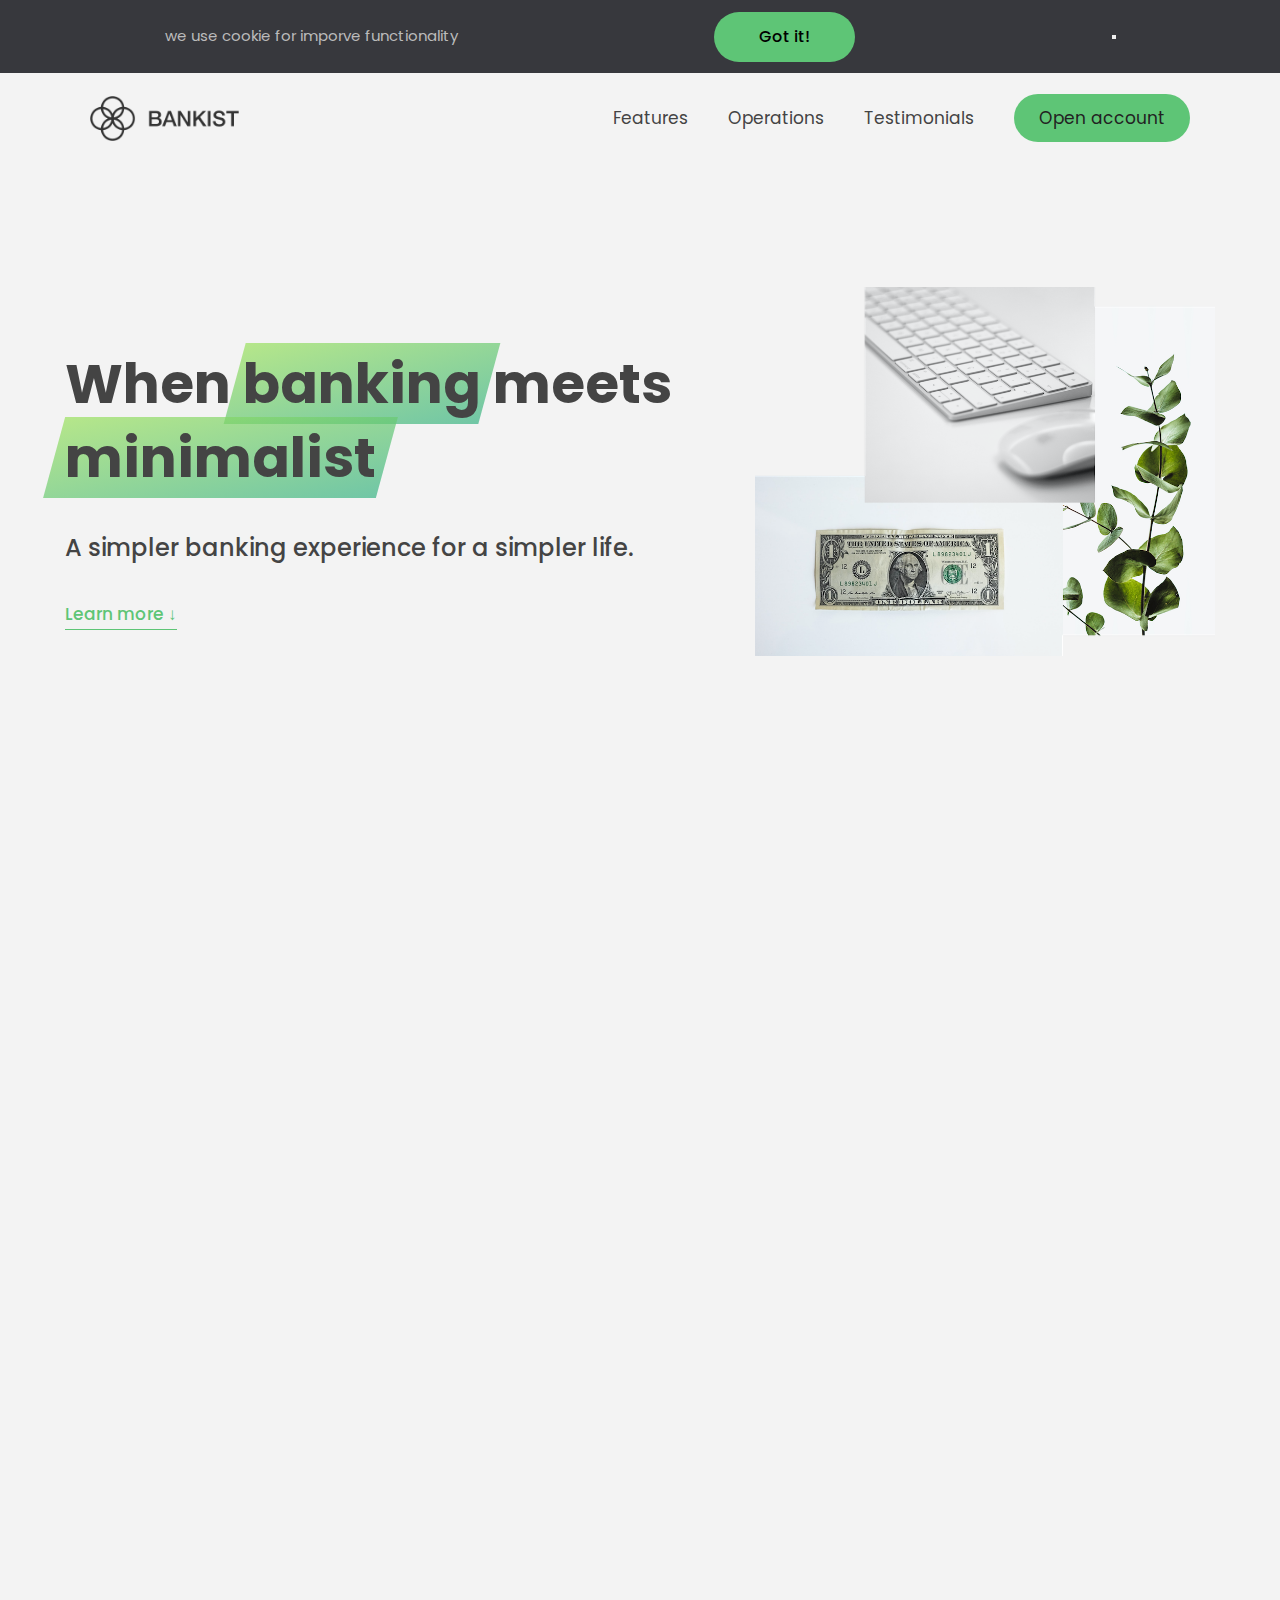
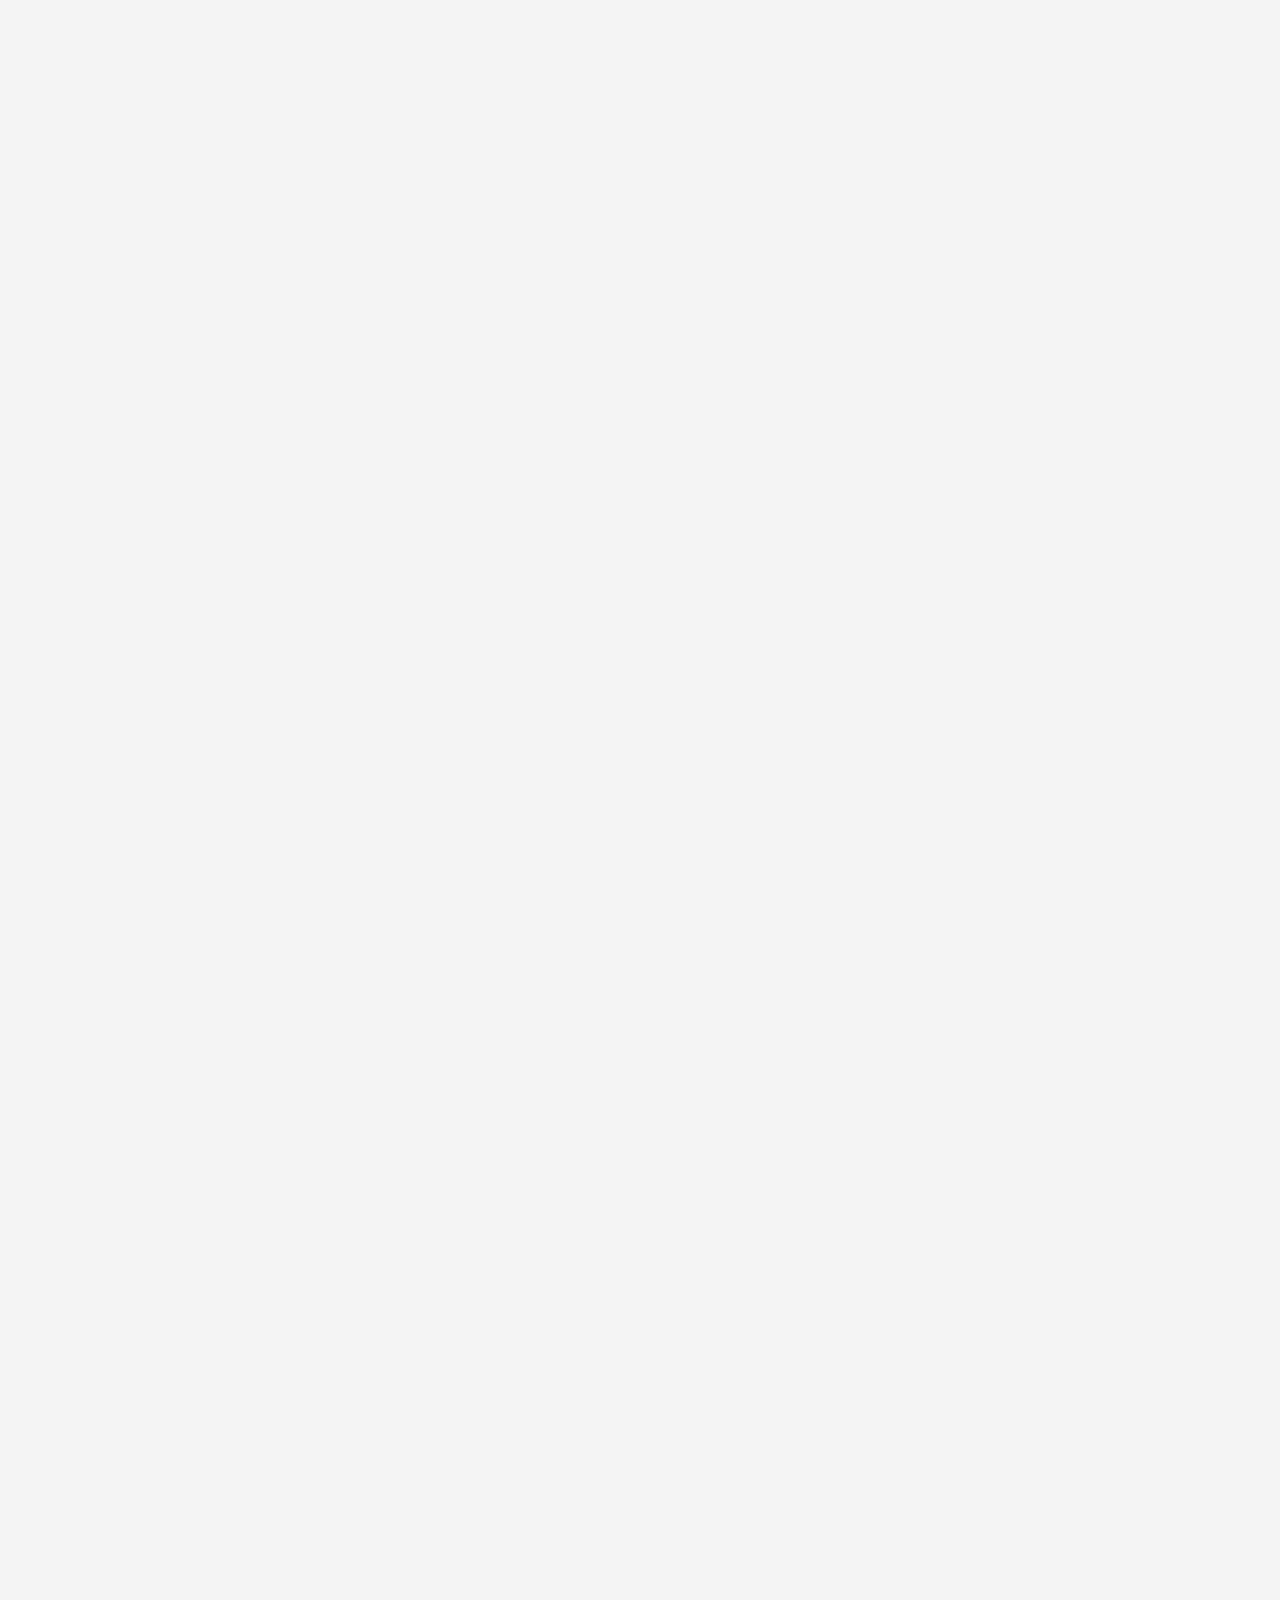
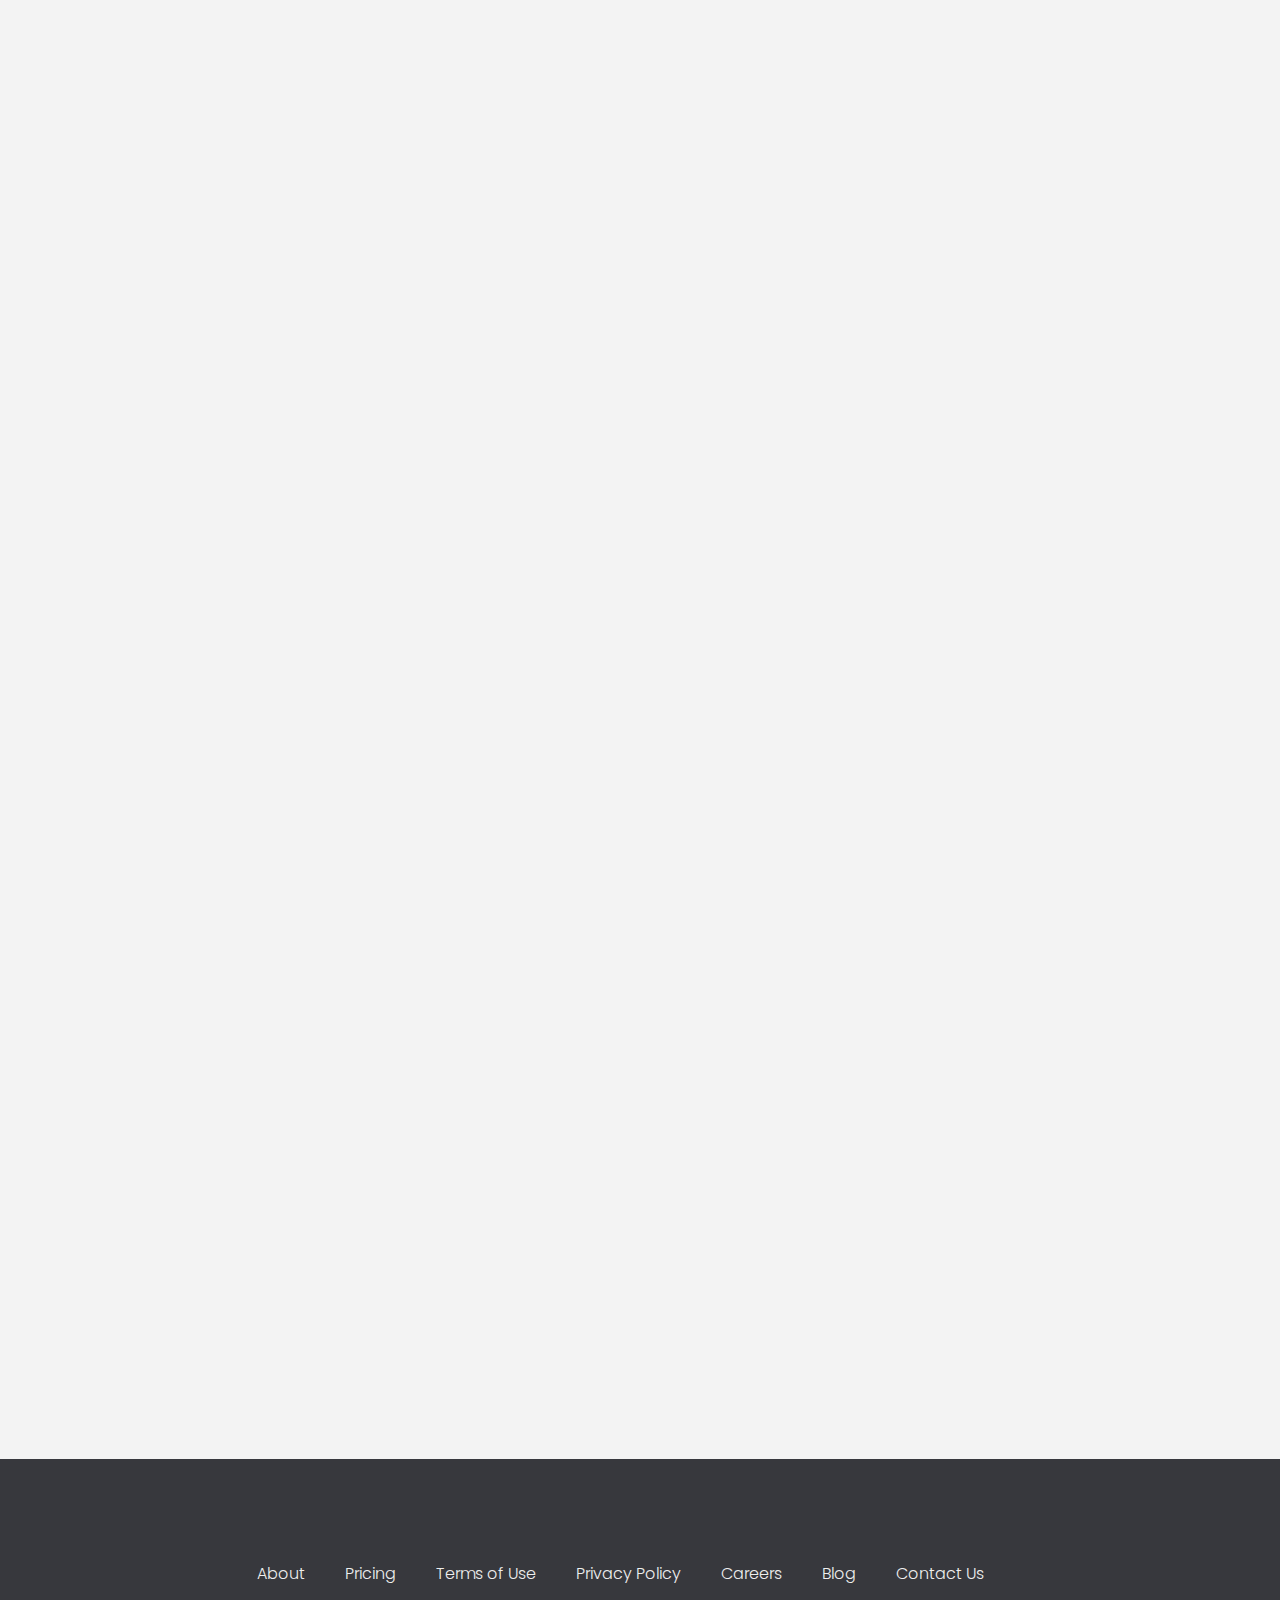
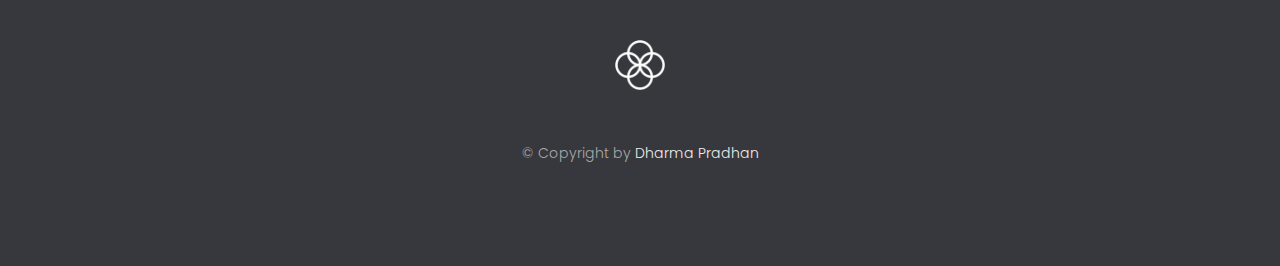
<file: Advanced-DOM-Bankist-13/index.html>
<!DOCTYPE html>
<html lang="en">
  <head>
    <meta charset="UTF-8" />
    <meta name="viewport" content="width=device-width, initial-scale=1.0" />
    <meta http-equiv="X-UA-Compatible" content="ie=edge" />
    <link rel="shortcut icon" type="image/png" href="img/icon.png" />

    <link
      href="https://fonts.googleapis.com/css?family=Poppins:300,400,500,600&display=swap"
      rel="stylesheet"
    />
    <link rel="stylesheet" href="style.css" />
    <title>Bankist | When Banking meets Minimalist</title>
  </head>
  <body>
    <header class="header">
      <nav class="nav">
        <img
          src="img/logo.png"
          alt="Bankist logo"
          class="nav__logo"
          id="logo"
          data-version-number="1.0"
          designer="Dharma"
        />
        <ul class="nav__links">
          <li class="nav__item">
            <a class="nav__link" href="#section--1">Features</a>
          </li>
          <li class="nav__item">
            <a class="nav__link" href="#section--2">Operations</a>
          </li>
          <li class="nav__item">
            <a class="nav__link" href="#section--3">Testimonials</a>
          </li>
          <li class="nav__item">
            <a class="nav__link nav__link--btn btn--show-modal" href="#"
              >Open account</a
            >
          </li>
        </ul>
      </nav>

      <div class="header__title">
        <h1>
          When
          <!-- Green highlight effect -->
          <span class="highlight">banking</span>
          meets<br />
          <span class="highlight">minimalist</span>
        </h1>
        <h4>A simpler banking experience for a simpler life.</h4>
        <button class="btn--text btn--scroll-to">Learn more &DownArrow;</button>
        <img
          src="img/hero.png"
          class="header__img"
          alt="Minimalist bank items"
        />
      </div>
    </header>

    <section class="section" id="section--1">
      <div class="section__title">
        <h2 class="section__description">Features</h2>
        <h3 class="section__header">
          Everything you need in a modern bank and more.
        </h3>
      </div>

      <div class="features">
        <img
          src="img/digital-lazy.jpg"
          data-src="img/digital.jpg"
          alt="Computer"
          class="features__img lazy-img"
        />
        <div class="features__feature">
          <div class="features__icon">
            <svg>
              <use xlink:href="img/icons.svg#icon-monitor"></use>
            </svg>
          </div>
          <h5 class="features__header">100% digital bank</h5>
          <p>
            Lorem ipsum dolor sit amet consectetur adipisicing elit. Unde alias
            sint quos? Accusantium a fugiat porro reiciendis saepe quibusdam
            debitis ducimus.
          </p>
        </div>

        <div class="features__feature">
          <div class="features__icon">
            <svg>
              <use xlink:href="img/icons.svg#icon-trending-up"></use>
            </svg>
          </div>
          <h5 class="features__header">Watch your money grow</h5>
          <p>
            Nesciunt quos autem dolorum voluptates cum dolores dicta fuga
            inventore ab? Nulla incidunt eius numquam sequi iste pariatur
            quibusdam!
          </p>
        </div>
        <img
          src="img/grow-lazy.jpg"
          data-src="img/grow.jpg"
          alt="Plant"
          class="features__img lazy-img"
        />

        <img
          src="img/card-lazy.jpg"
          data-src="img/card.jpg"
          alt="Credit card"
          class="features__img lazy-img"
        />
        <div class="features__feature">
          <div class="features__icon">
            <svg>
              <use xlink:href="img/icons.svg#icon-credit-card"></use>
            </svg>
          </div>
          <h5 class="features__header">Free debit card included</h5>
          <p>
            Quasi, fugit in cumque cupiditate reprehenderit debitis animi enim
            eveniet consequatur odit quam quos possimus assumenda dicta fuga
            inventore ab.
          </p>
        </div>
      </div>
    </section>

    <section class="section" id="section--2">
      <div class="section__title">
        <h2 class="section__description">Operations</h2>
        <h3 class="section__header">
          Everything as simple as possible, but no simpler.
        </h3>
      </div>

      <div class="operations">
        <div class="operations__tab-container">
          <button
            class="btn operations__tab operations__tab--1 operations__tab--active"
            data-tab="1"
          >
            <span>01</span>Instant Transfers
          </button>
          <button class="btn operations__tab operations__tab--2" data-tab="2">
            <span>02</span>Instant Loans
          </button>
          <button class="btn operations__tab operations__tab--3" data-tab="3">
            <span>03</span>Instant Closing
          </button>
        </div>
        <div
          class="operations__content operations__content--1 operations__content--active"
        >
          <div class="operations__icon operations__icon--1">
            <svg>
              <use xlink:href="img/icons.svg#icon-upload"></use>
            </svg>
          </div>
          <h5 class="operations__header">
            Tranfser money to anyone, instantly! No fees, no BS.
          </h5>
          <p>
            Lorem ipsum dolor sit amet, consectetur adipisicing elit, sed do
            eiusmod tempor incididunt ut labore et dolore magna aliqua. Ut enim
            ad minim veniam, quis nostrud exercitation ullamco laboris nisi ut
            aliquip ex ea commodo consequat.
          </p>
        </div>

        <div class="operations__content operations__content--2">
          <div class="operations__icon operations__icon--2">
            <svg>
              <use xlink:href="img/icons.svg#icon-home"></use>
            </svg>
          </div>
          <h5 class="operations__header">
            Buy a home or make your dreams come true, with instant loans.
          </h5>
          <p>
            Duis aute irure dolor in reprehenderit in voluptate velit esse
            cillum dolore eu fugiat nulla pariatur. Excepteur sint occaecat
            cupidatat non proident, sunt in culpa qui officia deserunt mollit
            anim id est laborum.
          </p>
        </div>
        <div class="operations__content operations__content--3">
          <div class="operations__icon operations__icon--3">
            <svg>
              <use xlink:href="img/icons.svg#icon-user-x"></use>
            </svg>
          </div>
          <h5 class="operations__header">
            No longer need your account? No problem! Close it instantly.
          </h5>
          <p>
            Excepteur sint occaecat cupidatat non proident, sunt in culpa qui
            officia deserunt mollit anim id est laborum. Ut enim ad minim
            veniam, quis nostrud exercitation ullamco laboris nisi ut aliquip ex
            ea commodo consequat.
          </p>
        </div>
      </div>
    </section>

    <section class="section" id="section--3">
      <div class="section__title section__title--testimonials">
        <h2 class="section__description">Not sure yet?</h2>
        <h3 class="section__header">
          Millions of Bankists are already making their lifes simpler.
        </h3>
      </div>

      <div class="slider">
        <div class="slide slide--1">
          <div class="testimonial">
            <h5 class="testimonial__header">Best financial decision ever!</h5>
            <blockquote class="testimonial__text">
              Lorem ipsum dolor sit, amet consectetur adipisicing elit.
              Accusantium quas quisquam non? Quas voluptate nulla minima
              deleniti optio ullam nesciunt, numquam corporis et asperiores
              laboriosam sunt, praesentium suscipit blanditiis. Necessitatibus
              id alias reiciendis, perferendis facere pariatur dolore veniam
              autem esse non voluptatem saepe provident nihil molestiae.
            </blockquote>
            <address class="testimonial__author">
              <img src="img/user-1.jpg" alt="" class="testimonial__photo" />
              <h6 class="testimonial__name">Aarav Lynn</h6>
              <p class="testimonial__location">San Francisco, USA</p>
            </address>
          </div>
        </div>

        <div class="slide slide--2">
          <div class="testimonial">
            <h5 class="testimonial__header">
              The last step to becoming a complete minimalist
            </h5>
            <blockquote class="testimonial__text">
              Quisquam itaque deserunt ullam, quia ea repellendus provident,
              ducimus neque ipsam modi voluptatibus doloremque, corrupti
              laborum. Incidunt numquam perferendis veritatis neque repellendus.
              Lorem, ipsum dolor sit amet consectetur adipisicing elit. Illo
              deserunt exercitationem deleniti.
            </blockquote>
            <address class="testimonial__author">
              <img src="img/user-2.jpg" alt="" class="testimonial__photo" />
              <h6 class="testimonial__name">Miyah Miles</h6>
              <p class="testimonial__location">London, UK</p>
            </address>
          </div>
        </div>

        <div class="slide slide--3">
          <div class="testimonial">
            <h5 class="testimonial__header">
              Finally free from old-school banks
            </h5>
            <blockquote class="testimonial__text">
              Debitis, nihil sit minus suscipit magni aperiam vel tenetur
              incidunt commodi architecto numquam omnis nulla autem,
              necessitatibus blanditiis modi similique quidem. Odio aliquam
              culpa dicta beatae quod maiores ipsa minus consequatur error sunt,
              deleniti saepe aliquid quos inventore sequi. Necessitatibus id
              alias reiciendis, perferendis facere.
            </blockquote>
            <address class="testimonial__author">
              <img src="img/user-3.jpg" alt="" class="testimonial__photo" />
              <h6 class="testimonial__name">Francisco Gomes</h6>
              <p class="testimonial__location">Lisbon, Portugal</p>
            </address>
          </div>
        </div>

        <!-- <div class="slide"><img src="img/img-1.jpg" alt="Photo 1" /></div>
        <div class="slide"><img src="img/img-2.jpg" alt="Photo 2" /></div>
        <div class="slide"><img src="img/img-3.jpg" alt="Photo 3" /></div>
        <div class="slide"><img src="img/img-4.jpg" alt="Photo 4" /></div> -->
        <button class="slider__btn slider__btn--left">&larr;</button>
        <button class="slider__btn slider__btn--right">&rarr;</button>
        <div class="dots"></div>
      </div>
    </section>

    <section class="section section--sign-up">
      <div class="section__title">
        <h3 class="section__header">
          The best day to join Bankist was one year ago. The second best is
          today!
        </h3>
      </div>
      <button class="btn btn--show-modal">Open your free account today!</button>
    </section>

    <footer class="footer">
      <ul class="footer__nav">
        <li class="footer__item">
          <a class="footer__link" href="#">About</a>
        </li>
        <li class="footer__item">
          <a class="footer__link" href="#">Pricing</a>
        </li>
        <li class="footer__item">
          <a class="footer__link" href="#">Terms of Use</a>
        </li>
        <li class="footer__item">
          <a class="footer__link" href="#">Privacy Policy</a>
        </li>
        <li class="footer__item">
          <a class="footer__link" href="#">Careers</a>
        </li>
        <li class="footer__item">
          <a class="footer__link" href="#">Blog</a>
        </li>
        <li class="footer__item">
          <a class="footer__link" href="#">Contact Us</a>
        </li>
      </ul>
      <img src="img/icon.png" alt="Logo" class="footer__logo" />
      <p class="footer__copyright">
        &copy; Copyright by
        <a
          class="footer__link twitter-link"
          target="_blank"
          href="https://github.com/dharmapra2/"
          >Dharma Pradhan</a
        ></p>
    </footer>

    <div class="modal hidden">
      <button class="btn--close-modal">&times;</button>
      <h2 class="modal__header">
        Open your bank account <br />
        in just <span class="highlight">5 minutes</span>
      </h2>
      <form class="modal__form">
        <label>First Name</label>
        <input type="text" />
        <label>Last Name</label>
        <input type="text" />
        <label>Email Address</label>
        <input type="email" />
        <button class="btn">Next step &rarr;</button>
      </form>
    </div>
    <div class="overlay hidden"></div>

    <!-- <script src="script.js"></script> -->
    <script defer src="script.js"></script>
    <!-- <script async src="script.js"></script> -->
    <!-- here "defer" is used for smooth loading.To get best performance  -->
  </body>
</html>
</file>
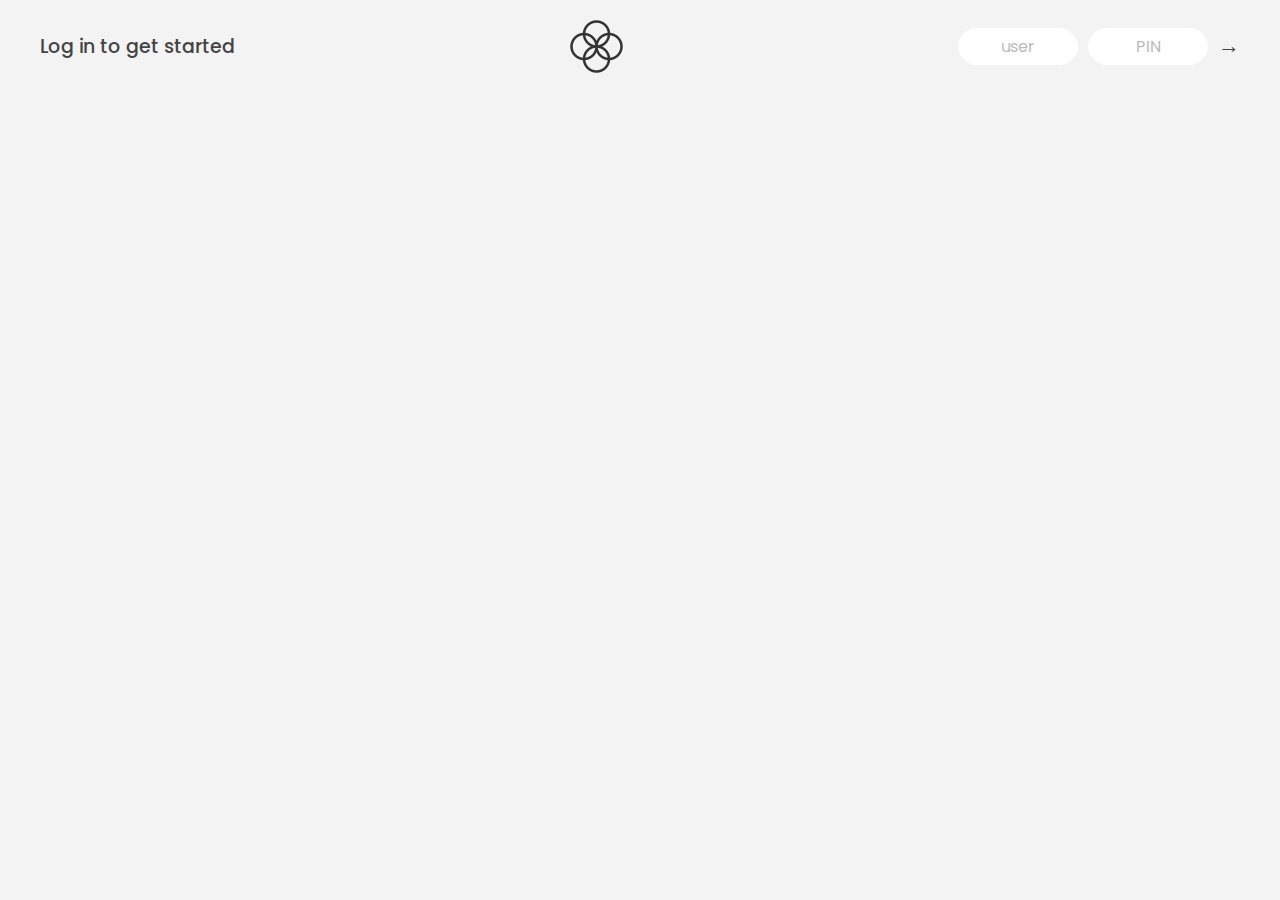
<file: Arrays-BankList-11/index.html>
<!DOCTYPE html>
<html lang="en">
  <head>
    <meta charset="UTF-8" />
    <meta name="viewport" content="width=device-width, initial-scale=1.0" />
    <meta http-equiv="X-UA-Compatible" content="ie=edge" />
    <link rel="shortcut icon" type="image/png" href="/icon.png" />

    <link
      href="https://fonts.googleapis.com/css?family=Poppins:400,500,600&display=swap"
      rel="stylesheet"
    />

    <link rel="stylesheet" href="style.css" />
    <title>Bankist</title>
  </head>
  <body>
    <!-- TOP NAVIGATION -->
    <nav>
      <p class="welcome">Log in to get started</p>
      <img src="logo.png" alt="Logo" class="logo" />
      <form class="login">
        <input
          type="text"
          placeholder="user"
          class="login__input login__input--user"
        />
        <!-- In practice, use type="password" -->
        <input
          type="text"
          placeholder="PIN"
          maxlength="4"
          class="login__input login__input--pin"
        />
        <button class="login__btn">&rarr;</button>
      </form>
    </nav>

    <main class="app">
      <!-- BALANCE -->
      <div class="balance">
        <div>
          <p class="balance__label">Current balance</p>
          <p class="balance__date">
            As of <span class="date">05/03/2037</span>
          </p>
        </div>
        <p class="balance__value">0000€</p>
      </div>

      <!-- MOVEMENTS -->
      <div class="movements">
        <div class="movements__row">
          <div class="movements__type movements__type--deposit">2 deposit</div>
          <div class="movements__date">3 days ago</div>
          <div class="movements__value">4 000€</div>
        </div>
        <div class="movements__row">
          <div class="movements__type movements__type--withdrawal">
            1 withdrawal
          </div>
          <div class="movements__date">24/01/2037</div>
          <div class="movements__value">-378€</div>
        </div>
      </div>

      <!-- SUMMARY -->
      <div class="summary">
        <p class="summary__label">In</p>
        <p class="summary__value summary__value--in">0000€</p>
        <p class="summary__label">Out</p>
        <p class="summary__value summary__value--out">0000€</p>
        <p class="summary__label">Interest</p>
        <p class="summary__value summary__value--interest">0000€</p>
        <button class="btn--sort">&downarrow; SORT</button>
      </div>

      <!-- OPERATION: TRANSFERS -->
      <div class="operation operation--transfer">
        <h2>Transfer money</h2>
        <form class="form form--transfer">
          <input type="text" class="form__input form__input--to" />
          <input type="number" class="form__input form__input--amount" />
          <button class="form__btn form__btn--transfer">&rarr;</button>
          <label class="form__label">Transfer to</label>
          <label class="form__label">Amount</label>
        </form>
      </div>

      <!-- OPERATION: LOAN -->
      <div class="operation operation--loan">
        <h2>Request loan</h2>
        <form class="form form--loan">
          <input type="number" class="form__input form__input--loan-amount" />
          <button class="form__btn form__btn--loan">&rarr;</button>
          <label class="form__label form__label--loan">Amount</label>
        </form>
      </div>

      <!-- OPERATION: CLOSE -->
      <div class="operation operation--close">
        <h2>Close account</h2>
        <form class="form form--close">
          <input type="text" class="form__input form__input--user" />
          <input
            type="password"
            maxlength="6"
            class="form__input form__input--pin"
          />
          <button class="form__btn form__btn--close">&rarr;</button>
          <label class="form__label">Confirm user</label>
          <label class="form__label">Confirm PIN</label>
        </form>
      </div>

      <!-- LOGOUT TIMER -->
      <p class="logout-timer">
        You will be logged out in <span class="timer">05:00</span>
      </p>
    </main>

    <!-- <footer>
      &copy; by Jonas Schmedtmann. Don't claim as your own :)
    </footer> -->

    <script src="script.js"></script>
  </body>
</html>
</file>
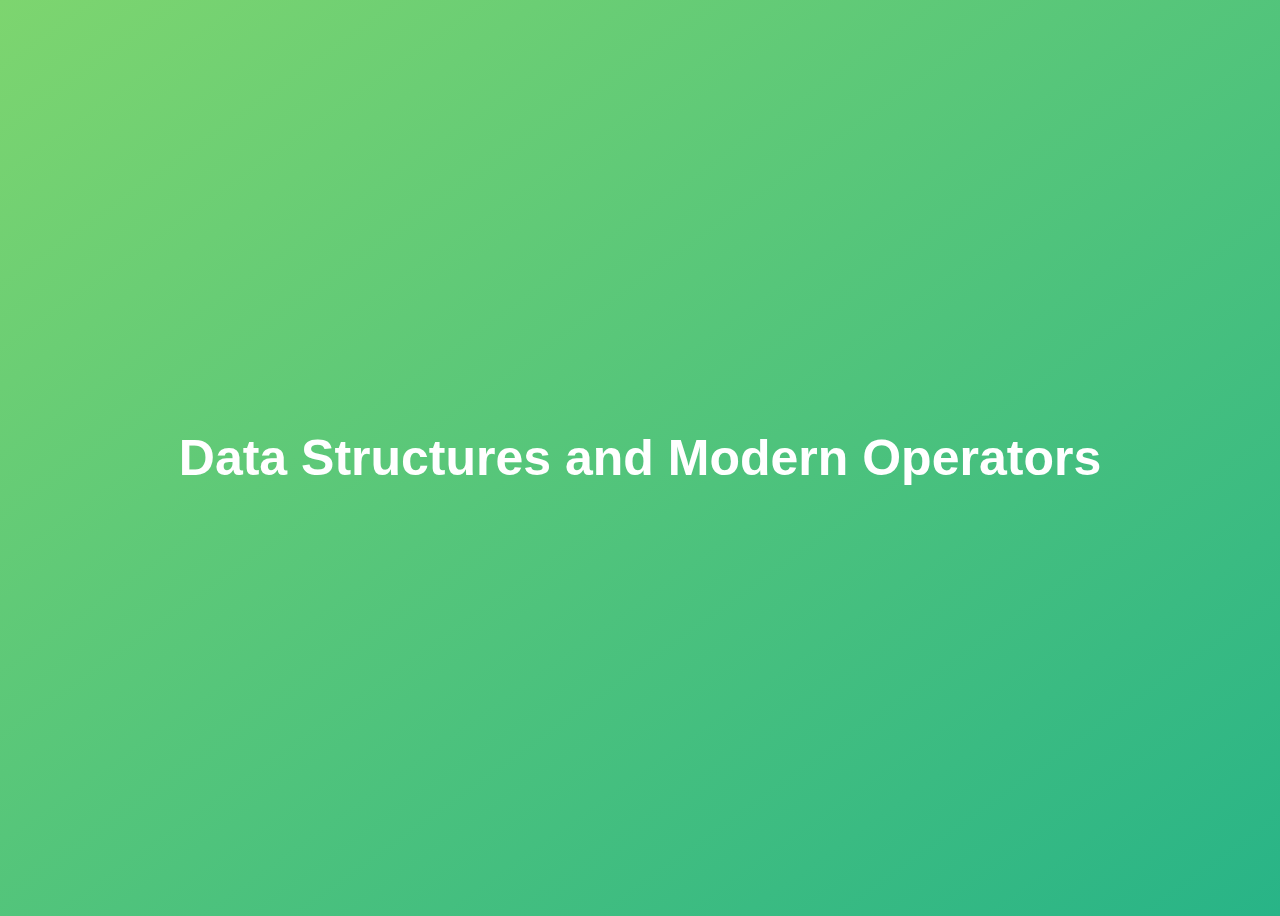
<file: DS and Mordern operator/index.html>
<!DOCTYPE html>
<html lang="en">
  <head>
    <meta charset="UTF-8" />
    <meta name="viewport" content="width=device-width, initial-scale=1.0" />
    <meta http-equiv="X-UA-Compatible" content="ie=edge" />
    <title>Data Structures and Modern Operators</title>
    <style>
      body {
        height: 100vh;
        display: flex;
        align-items: center;
        background: linear-gradient(to top left, #28b487, #7dd56f);
      }
      h1 {
        font-family: sans-serif;
        font-size: 50px;
        line-height: 1.3;
        width: 100%;
        padding: 30px;
        text-align: center;
        color: white;
      }
      button {
        width: 50px;
        height: 20px;
        margin: 10px;
      }
      textarea {
        width: 300px;
        height: 100px;
      }
    </style>
  </head>
  <body>
    <h1>Data Structures and Modern Operators</h1>
    <script src="script.js"></script>
  </body>
</html>
</file>
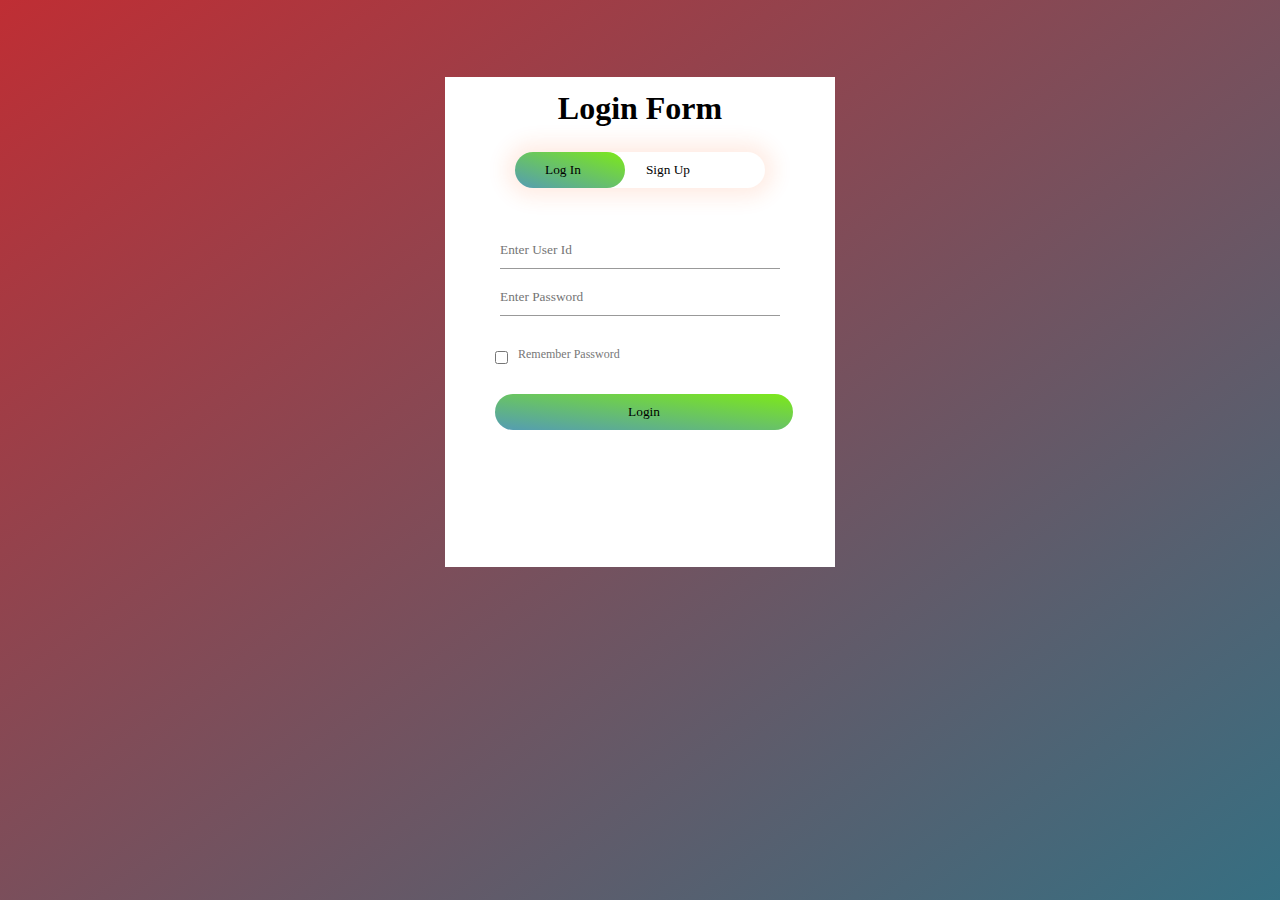
<file: form/index.html>
<!DOCTYPE html>
<html lang="en">
<head>
    <meta charset="UTF-8">
    <meta http-equiv="X-UA-Compatible" content="IE=edge">
    <meta name="viewport" content="width=device-width, initial-scale=1.0">
    <title>logion</title>
    <link rel="stylesheet" href="style.css">
</head>
<body>
    <main class="container">
        <section class="form-box">
            <h1 class="heading">Login Form</h1>
            <div class="btn-box">
                <div class="active"></div>
                <button type="button" class="toggle-btn" onclick="LogIn()">Log In</button>
                <button type="button" class="toggle-btn" onclick="signUp()">Sign Up</button>
            </div>
        <form class="login-group" id="login">
            <input type="text" class="login-field" placeholder="Enter User Id" id="" required>
            <input type="password" class="login-field"  placeholder="Enter Password" id="" />
            <input type="checkbox" class="check-box"><span>Remember Password</span>
            <button type="submit" class="submit-btn">Login</button>
        </form>
        <form id="signup" class="login-group">
            <input type="text" class="login-field" placeholder="Enter name" id="" required>
            <input type="tel" class="login-field" placeholder="Enter ph no" id="" required>
            <input type="text" class="login-field" placeholder="Enter User id" id="" required>
            <input type="password" class="login-field"  placeholder="Enter Password" id="" />
            <input type="checkbox" class="check-box"><span>i agree to the terms & conditions</span>
            <button type="submit" class="submit-btn">Create</button>
            <button type="submit" class="submit-btn">Cancel</button>
        </form>
    </section>
    </main>
    <script>
        var login_btn= document.getElementById("login");
        var signup_btn= document.getElementById("signup");
        var active_btn= document.getElementsByClassName("active");
        function signUp(){
            login_btn.Style.left="-400px";
            signup_btn.Style.left="50px";
            active_btn.Style.left="110px";
        }
        function LogIn(){
            login_btn.Style.left="50px";
            signup_btn.Style.left="450px";
            active_btn.Style.left="px";
        }
    </script>
</body>
</html>
</file>
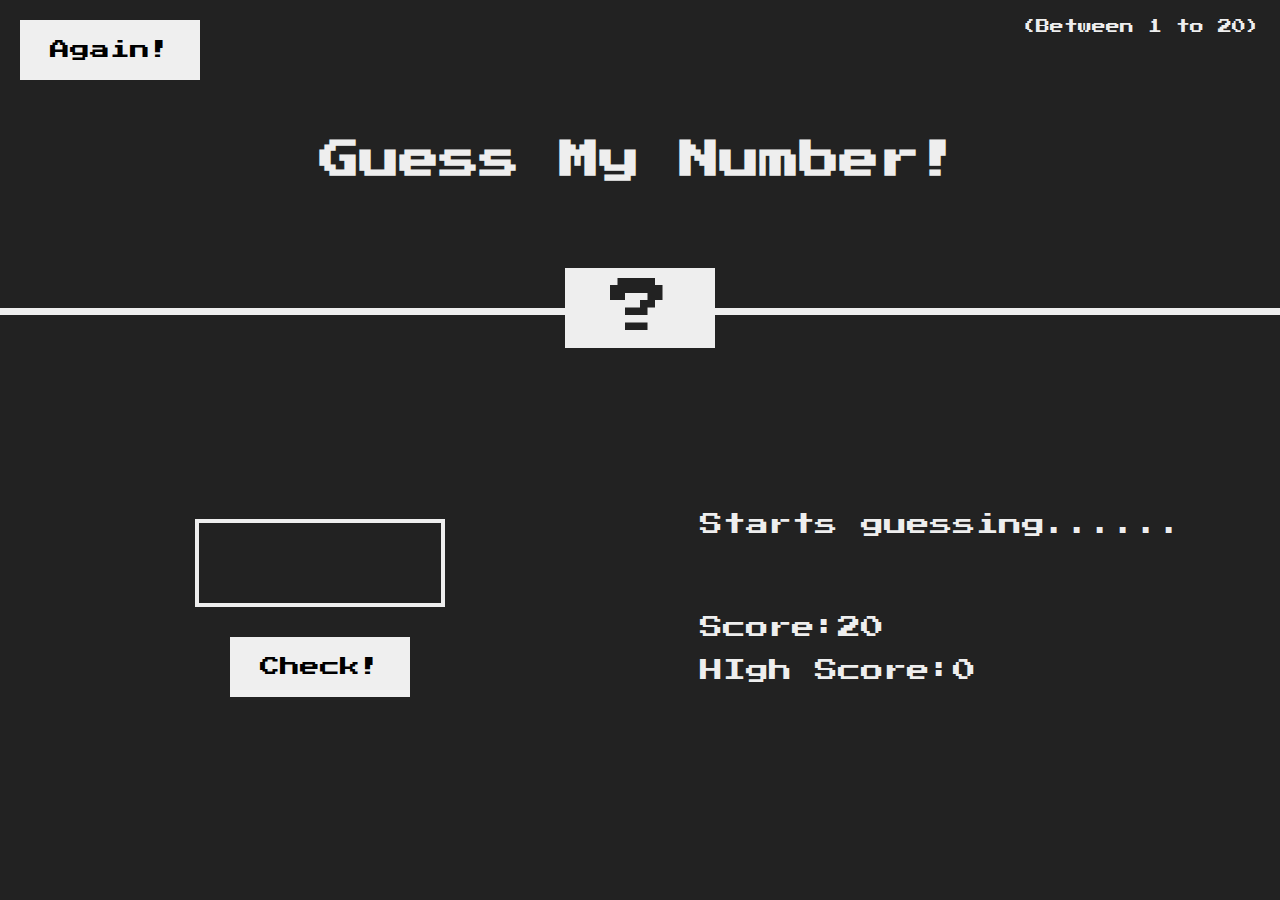
<file: Guess Number/index.html>
<!DOCTYPE html>
<html lang="en">
<head>
    <meta charset="UTF-8">
    <meta http-equiv="X-UA-Compatible" content="IE=edge">
    <meta name="viewport" content="width=device-width, initial-scale=1.0">
    <title>Document</title>
    <link rel="stylesheet" href="style.css">
</head>
<body>
    <header>
        <h1 class="guesstext">Guess My Number!</h1>
        <p class="between">(Between 1 to 20)</p>
        <button class="btn again">Again!</button>
        <div class="number">?</div>
    </header>
    <main>
        <section class="left">
            <input type="number" name="guess" class="guess">
            <button class="btn check">Check!</button>
        </section>
        <section class="right">
            <p class="message">Starts guessing......</p>
            <p class="lable-score">Score:<span class="score">20</span></p>
            <p class="lable-score">HIgh Score:<span class="highScore">0</span></p>
        </section>
    </main>
    <script src="script.js"></script>
</body>
</html>
</file>
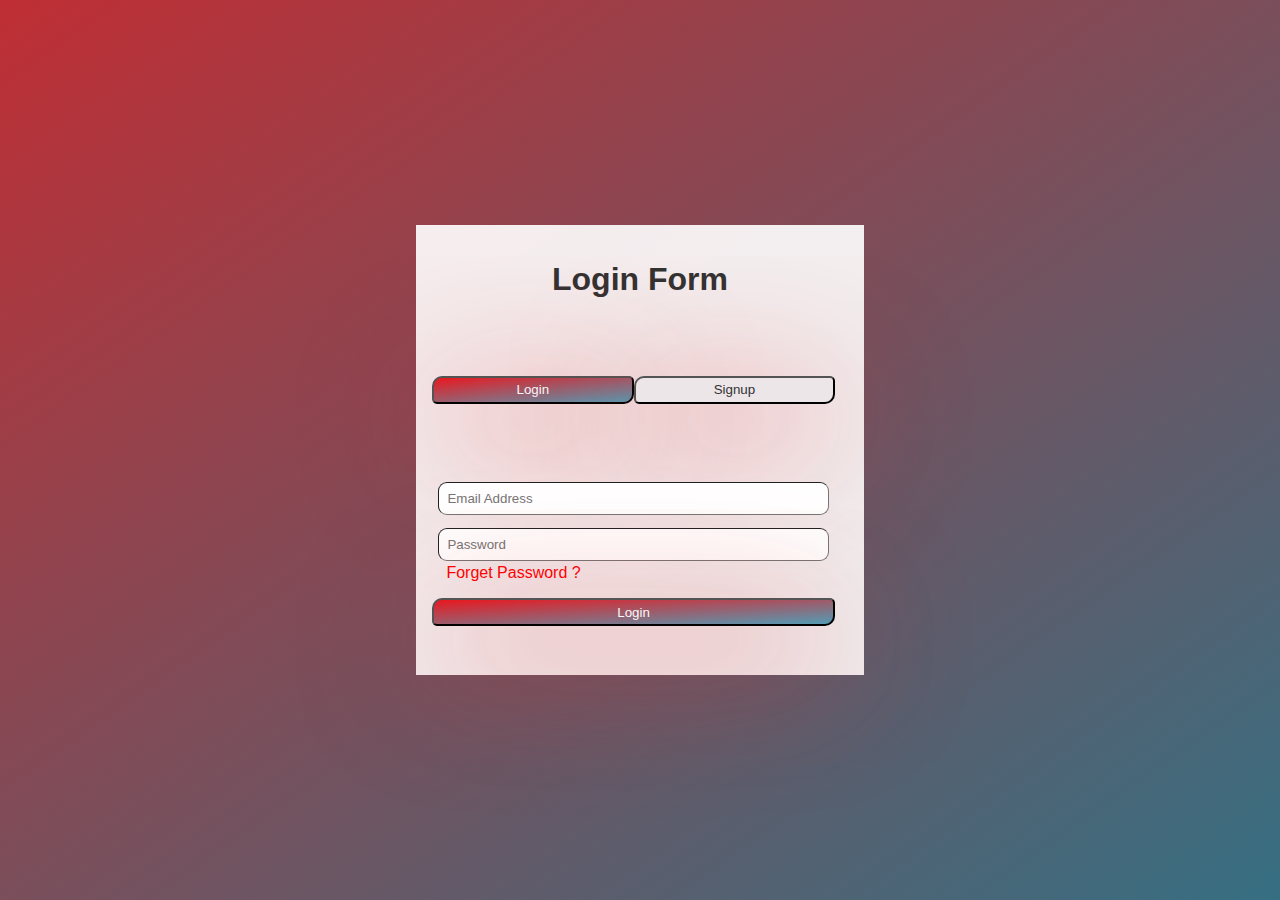
<file: login form/index.html>
<!DOCTYPE html>
<html lang="en">
  <head>
    <meta charset="UTF-8" />
    <meta http-equiv="X-UA-Compatible" content="IE=edge" />
    <meta name="viewport" content="width=device-width, initial-scale=1.0" />
    <title>Login Form</title>
    <link rel="stylesheet" href="style.css" />
  </head>
  <body>
    <main class="container">
      <h1 class="heading">Login Form</h1>
      <div class="section">
        <button class="left btn active">Login</button>
        <button class="right btn">Signup</button>
      </div>
      <form action="" class="login ">
        <input type="email" placeholder="Email Address" id="" />
        <input type="password" placeholder="Password" id="" />
        <p class="text">Forget Password ?</p>
        <button type="submit" class="btn active">Login</button>
      </form>
      <div class="end login hidden">
        <p>Not a member? <a href="">Signup now</a></p>
      </div>
      <section class="sign_up hidden">
        <form action="">
          <p>ipdfhsjkdfhvsxvhbdfghjghsdfgbfsngndfmnv</p>
        </form>
      </section>
    </main>
    <script>
      const login = document.querySelectorAll(".login");
      const Signup = document.querySelector('.sign_up'); 
      const login_btn = document.querySelector('.left'); 
      const signup_btn = document.querySelector('.right'); 
      signup_btn.addEventListener('click',function(){
      login.classList.add("hidden");
      Signup.classList.remove("hidden");
      })
    </script>
  </body>
</html>
</file>
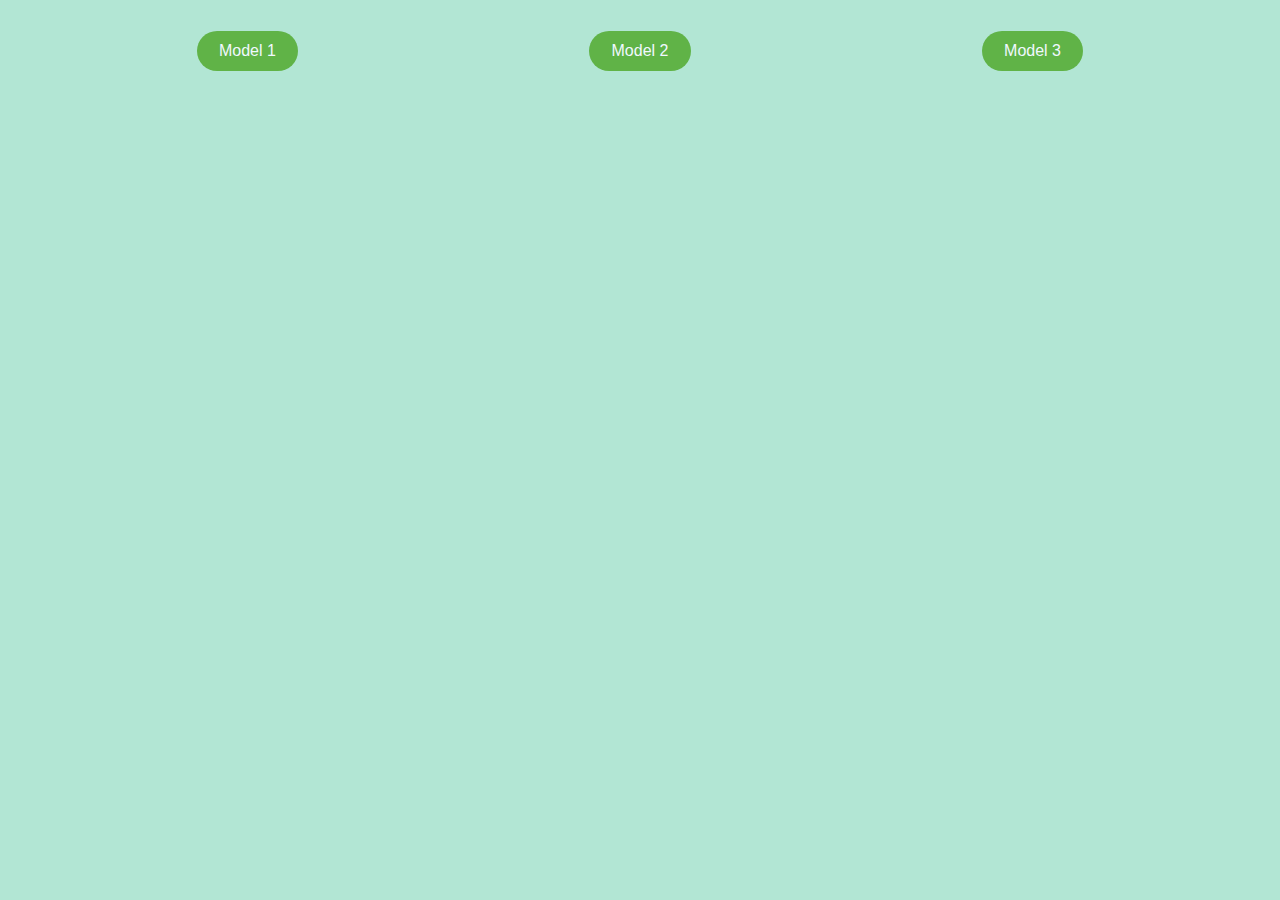
<file: model/index.html>
<!DOCTYPE html>
<html lang="en">
<head>
    <meta charset="UTF-8">
    <meta http-equiv="X-UA-Compatible" content="IE=edge">
    <meta name="viewport" content="width=device-width, initial-scale=1.0">
    <title>Model</title>
    <link rel="stylesheet" href="style.css">
</head>
<body>
    <div class="container">
        <div class="container1">
            <div class="model">Model 1</div>
            <div class="model">Model 2</div>
            <div class="model">Model 3</div>
        </div>
        <div class="open-model hidden">
            <div class="left">
                <p class="heading">The is model</p>
                <p class="text">Lorem ipsum dolor sit amet consectetur adipisicing elit. In temporibus quisquam necessitatibus ullam totam rerum corrupti, delectus, quaerat facilis distinctio ipsam porro magnam? Eligendi quos commodi quo, assumenda non enim!</p>
            </div>
            <div class="close-btn right">X</div>
        </div>
        <div class="overlay hidden"></div>
    </div>
    <script src="script.js"></script>
</body>
</html>
</file>
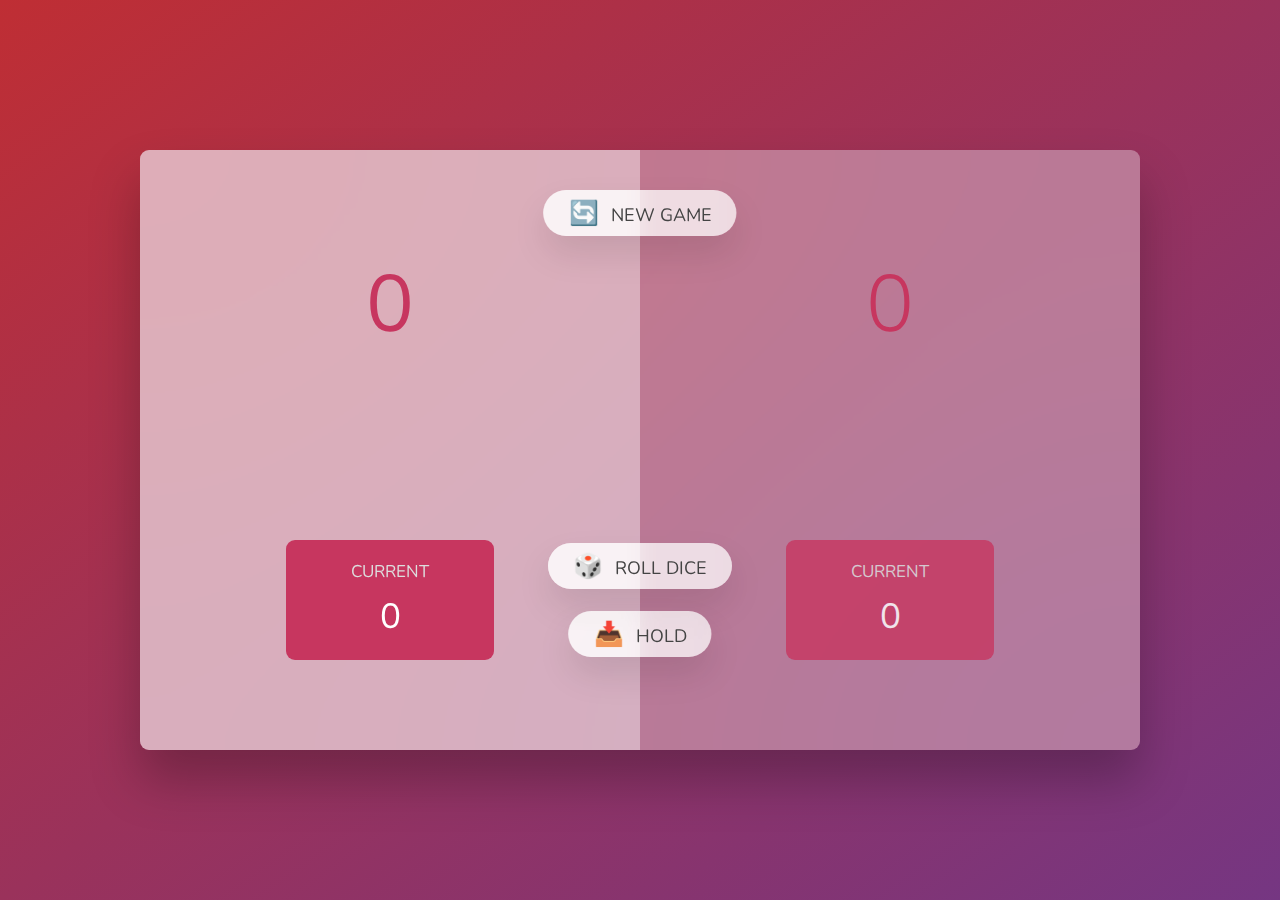
<file: Pig-Game/index.html>
<!DOCTYPE html>
<html lang="en">
  <head>
    <meta charset="UTF-8" />
    <meta name="viewport" content="width=device-width, initial-scale=1.0" />
    <meta http-equiv="X-UA-Compatible" content="ie=edge" />
    <meta name="description" content="This is my js pratice session">
    <meta name="keywords" content="HTML, CSS,JavaScript">
    <meta name="author" content="Dharma Pradhan">
    <link rel="stylesheet" href="style.css" />
    <title>Pig Game</title>
    <link rel="shortcut icon" href="./dice-5.png" type="image/x-icon">
  </head>
  <body>
    <main>
      <section class="player player--0 player--active">
        <h2 class="name" id="name--0">Player 1</h2>
        <p class="score" id="score--0">43</p>
        <div class="current">
          <p class="current-label">Current</p>
          <p class="current-score" id="current--0">0</p>
        </div>
      </section>
      <section class="player player--1">
        <h2 class="name" id="name--1">Player 2</h2>
        <p class="score" id="score--1">24</p>
        <div class="current">
          <p class="current-label">Current</p>
          <p class="current-score" id="current--1">0</p>
        </div>
      </section>

      <img src="dice-5.png" alt="Playing dice" class="dice" />
      <button class="btn btn--new">🔄 New game</button>
      <button class="btn btn--roll">🎲 Roll dice</button>
      <button class="btn btn--hold">📥 Hold</button>
    </main>
    <script defer src="script.js"></script>
  </body>
</html>
</file>
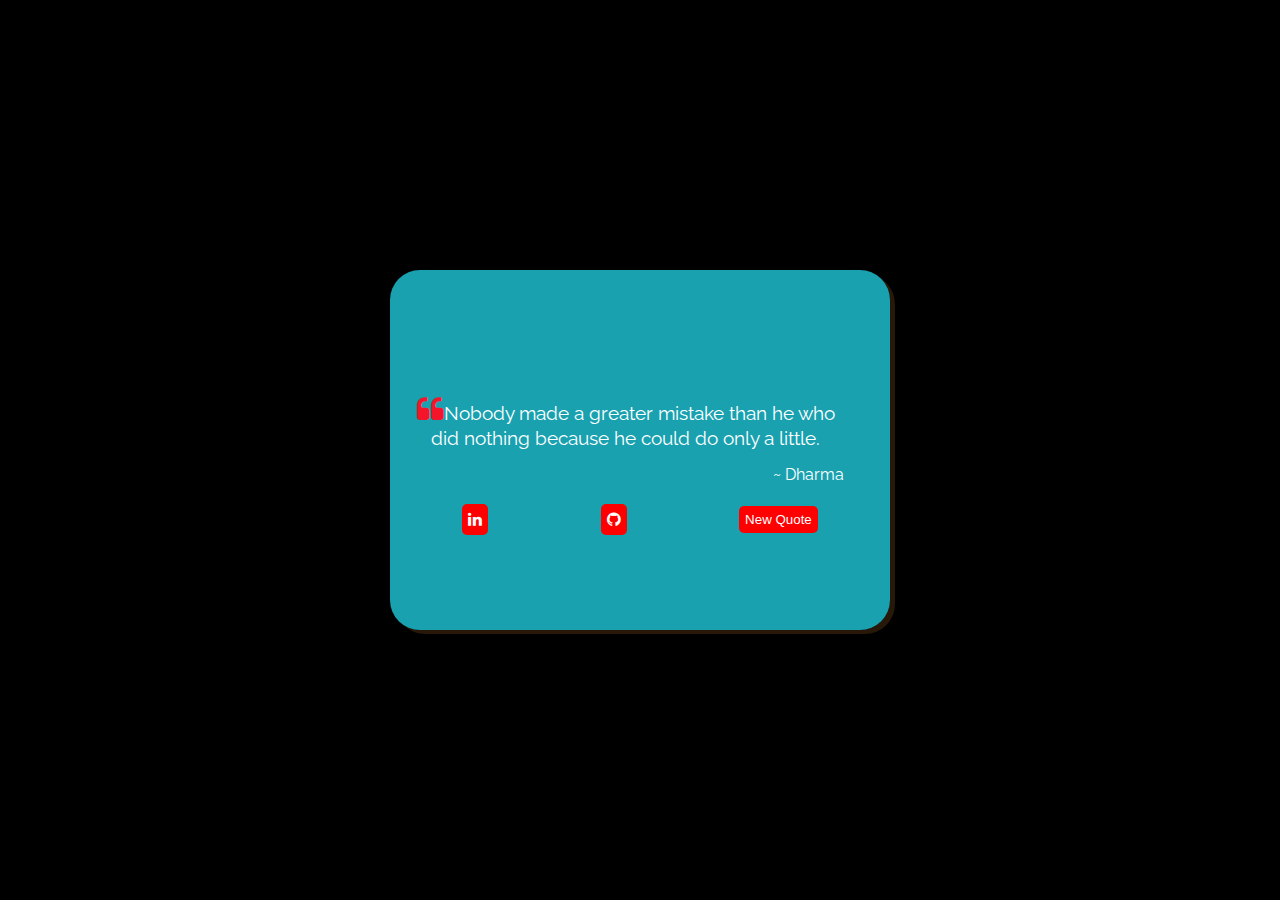
<file: Random Quote/index.html>
<!DOCTYPE html>
<html lang="en">

<head>
    <meta charset="UTF-8">
    <meta http-equiv="X-UA-Compatible" content="IE=edge">
    <meta name="viewport" content="width=device-width, initial-scale=1.0">
    <title>Random Quote Generator</title>
    <link rel="stylesheet" href="style.css">
    <link rel="stylesheet" href="https://maxcdn.bootstrapcdn.com/font-awesome/4.3.0/css/font-awesome.min.css" />
</head>

<body class="color1">
    <div class="container color2">
        <div class="quote__box">
            <div class="quote__text"><i class="fa fa-quote-left"> </i><span id="text">Nobody made a greater mistake than
                    he who did nothing because he could do only a little.</span></div>
            <div class="author" id="author">~ Dharma</div>
            <div class="buttons">
                <a href="https://www.linkedin.com/in/dharma-pradhan-9881161a6/" class="btn "><i class="fa fa-linkedin"> </i></a>
                <a href="https://github.com/dharmapra2" class="btn "><i class="fa fa-github"> </i></a>
                <button class="btn " id="newQuote" onclick="generate();">New Quote</button>
            </div>
        </div>
    </div>
</body>
<script async src="./index.js"></script>

</html>
</file>
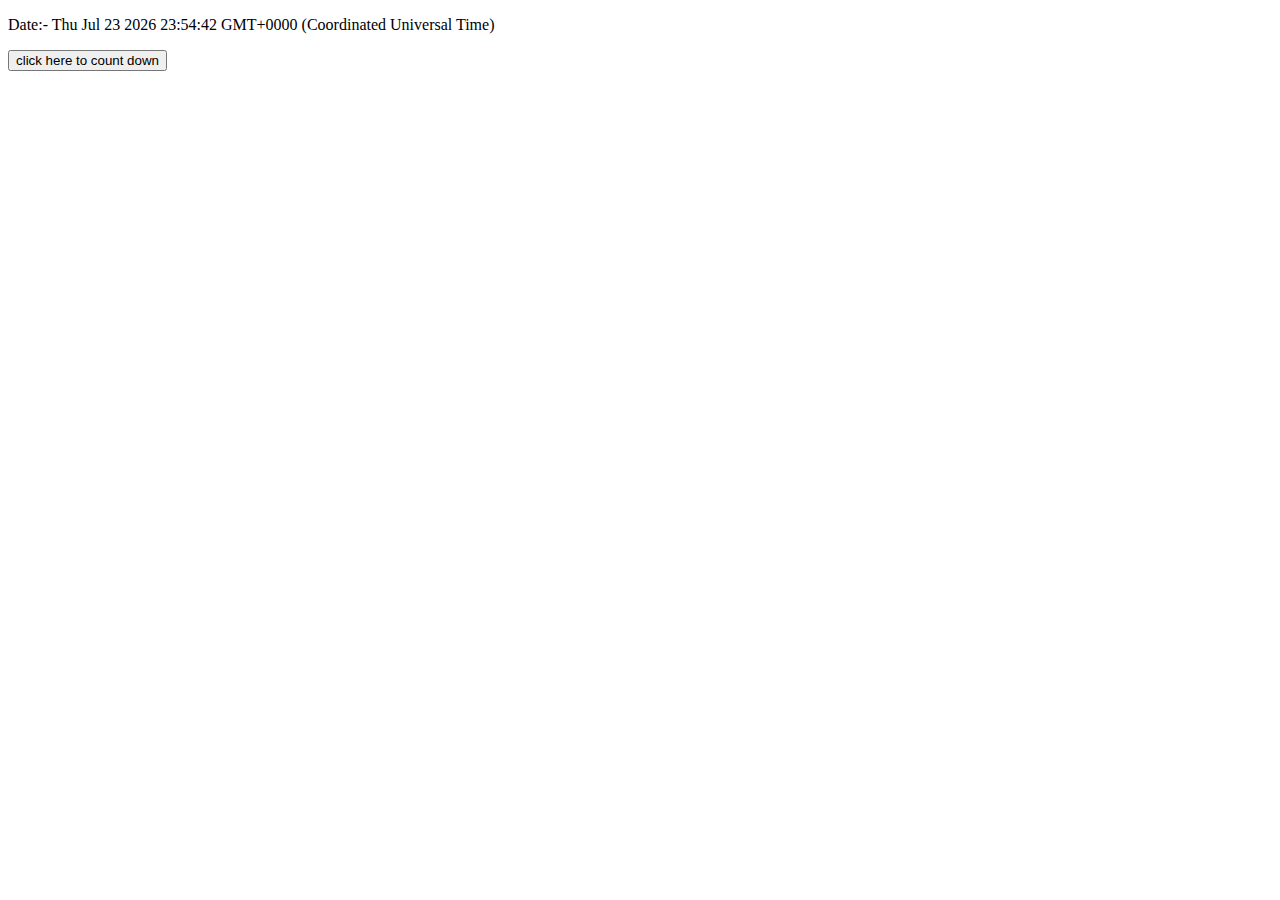
<file: Test/index.html>
<!DOCTYPE html>
<html lang="en">
  <head>
    <meta charset="UTF-8" />
    <meta http-equiv="X-UA-Compatible" content="IE=edge" />
    <meta name="viewport" content="width=device-width, initial-scale=1.0" />
    <title>Test</title>
  </head>
  <body>
    <!-- for section 1-to-9 -->
    <!-- <script src="./praticeJS.js"></script> -->
    <!-- for section 10 -->
    <!-- <button class="buy">Buy a new palne</button>
    <button class="poll">Answaer the poll</button>
    <script src="./praticeJS2.js"></script> -->
    <!-- for section 11 -->
    <!-- <script src="./array.js"></script> -->
    <!-- for section 12 (Date & time) -->
    <p class="text">Date:- <span class="date">00</span></p>
    <button class="count">click here to count down</button>
    <script src="./date_time.js"></script>
  </body>
</html>
</file>
<file: Advanced-DOM-Bankist-13/style.css>
:root {
  --color-primary: #5ec576;
  --color-secondary: #ffcb03;
  --color-tertiary: #ff585f;
  --color-primary-darker: #4bbb7d;
  --color-secondary-darker: #ffbb00;
  --color-tertiary-darker: #fd424b;
  --color-primary-opacity: #5ec5763a;
  --color-secondary-opacity: #ffcd0331;
  --color-tertiary-opacity: #ff58602d;
  --gradient-primary: linear-gradient(to top left, #39b385, #9be15d);
  --gradient-secondary: linear-gradient(to top left, #ffb003, #ffcb03);
}

* {
  margin: 0;
  padding: 0;
  box-sizing: inherit;
}

html {
  font-size: 62.5%;
  box-sizing: border-box;
  transition:  3s ease-in;
  /* scroll-behavior: smooth; */
}
html::-webkit-scrollbar{
  width: 1.5rem;
}
html::-webkit-scrollbar-track{
background: var(--color-tertiary-darker); 
}
html::-webkit-scrollbar-thumb{
  background: var(--gradient-primary);
}
body {
  font-family: 'Poppins', sans-serif;
  font-weight: 300;
  color: #444;
  line-height: 1.9;
  background-color: #f3f3f3;
}

/* GENERAL ELEMENTS */
.section {
  padding: 15rem 3rem;
  border-top: 1px solid #ddd;

  transition: transform 1s, opacity 1s;
}

.section--hidden {
  opacity: 0;
  transform: translateY(8rem);
}

.section__title {
  max-width: 80rem;
  margin: 0 auto 8rem auto;
}

.section__description {
  font-size: 1.8rem;
  font-weight: 600;
  text-transform: uppercase;
  color: var(--color-primary);
  margin-bottom: 1rem;
}

.section__header {
  font-size: 4rem;
  line-height: 1.3;
  font-weight: 500;
}

.btn {
  display: inline-block;
  background-color: var(--color-primary);
  font-size: 1.6rem;
  font-family: inherit;
  font-weight: 500;
  border: none;
  padding: 1.25rem 4.5rem;
  border-radius: 10rem;
  cursor: pointer;
  transition: all 0.3s;
}

.btn:hover {
  background-color: var(--color-primary-darker);
}

.btn--text {
  display: inline-block;
  background: none;
  font-size: 1.7rem;
  font-family: inherit;
  font-weight: 500;
  color: var(--color-primary);
  border: none;
  border-bottom: 1px solid currentColor;
  padding-bottom: 2px;
  cursor: pointer;
  transition: all 0.3s;
}

p {
  color: #666;
}

/* This is BAD for accessibility! Don't do in the real world! */
button:focus {
  outline: none;
}

img {
  transition: filter 0.5s;
}

.lazy-img {
  filter: blur(20px);
}

/* NAVIGATION */
.nav {
  display: flex;
  justify-content: space-between;
  align-items: center;
  height: 9rem;
  width: 100%;
  padding: 0 6rem;
  z-index: 100;
}

/* nav and stickly class at the same time */
.nav.sticky {
  position: fixed;
  background-color: rgba(255, 255, 255, 0.95);
}

.nav__logo {
  height: 4.5rem;
  transition: all 0.3s;
}

.nav__links {
  display: flex;
  align-items: center;
  list-style: none;
}

.nav__item {
  margin-left: 4rem;
}

.nav__link:link,
.nav__link:visited {
  font-size: 1.7rem;
  font-weight: 400;
  color: inherit;
  text-decoration: none;
  display: block;
  transition: all 0.3s;
}

.nav__link--btn:link,
.nav__link--btn:visited {
  padding: 0.8rem 2.5rem;
  border-radius: 3rem;
  background-color: var(--color-primary);
  color: #222;
}

.nav__link--btn:hover,
.nav__link--btn:active {
  color: inherit;
  background-color: var(--color-primary-darker);
  color: #333;
}

/* HEADER */
.header {
  padding: 0 3rem;
  height: 100vh;
  display: flex;
  flex-direction: column;
  align-items: center;
}

.header__title {
  flex: 1;

  max-width: 115rem;
  display: grid;
  grid-template-columns: 3fr 2fr;
  row-gap: 3rem;
  align-content: center;
  justify-content: center;

  align-items: start;
  justify-items: start;
}

h1 {
  font-size: 5.5rem;
  line-height: 1.35;
}

h4 {
  font-size: 2.4rem;
  font-weight: 500;
}

.header__img {
  width: 100%;
  grid-column: 2 / 3;
  grid-row: 1 / span 4;
  transform: translateY(-6rem);
}

.highlight {
  position: relative;
}

.highlight::after {
  display: block;
  content: '';
  position: absolute;
  bottom: 0;
  left: 0;
  height: 100%;
  width: 100%;
  z-index: -1;
  opacity: 0.7;
  transform: scale(1.07, 1.05) skewX(-15deg);
  background-image: var(--gradient-primary);
}

/* FEATURES */
.features {
  display: grid;
  grid-template-columns: 1fr 1fr;
  gap: 4rem;
  margin: 0 12rem;
}

.features__img {
  width: 100%;
}

.features__feature {
  align-self: center;
  justify-self: center;
  width: 70%;
  font-size: 1.5rem;
}

.features__icon {
  display: flex;
  align-items: center;
  justify-content: center;
  background-color: var(--color-primary-opacity);
  height: 5.5rem;
  width: 5.5rem;
  border-radius: 50%;
  margin-bottom: 2rem;
}

.features__icon svg {
  height: 2.5rem;
  width: 2.5rem;
  fill: var(--color-primary);
}

.features__header {
  font-size: 2rem;
  margin-bottom: 1rem;
}

/* OPERATIONS */
.operations {
  max-width: 100rem;
  margin: 12rem auto 0 auto;

  background-color: #fff;
}

.operations__tab-container {
  display: flex;
  justify-content: center;
}

.operations__tab {
  margin-right: 2.5rem;
  transform: translateY(-50%);
}

.operations__tab span {
  margin-right: 1rem;
  font-weight: 600;
  display: inline-block;
}

.operations__tab--1 {
  background-color: var(--color-secondary);
}

.operations__tab--1:hover {
  background-color: var(--color-secondary-darker);
}

.operations__tab--3 {
  background-color: var(--color-tertiary);
  margin: 0;
}

.operations__tab--3:hover {
  background-color: var(--color-tertiary-darker);
}

.operations__tab--active {
  transform: translateY(-66%);
}

.operations__content {
  display: none;

  /* JUST PRESENTATIONAL */
  font-size: 1.7rem;
  padding: 2.5rem 7rem 6.5rem 7rem;
}

.operations__content--active {
  display: grid;
  grid-template-columns: 7rem 1fr;
  column-gap: 3rem;
  row-gap: 0.5rem;
}

.operations__header {
  font-size: 2.25rem;
  font-weight: 500;
  align-self: center;
}

.operations__icon {
  display: flex;
  align-items: center;
  justify-content: center;
  height: 7rem;
  width: 7rem;
  border-radius: 50%;
}

.operations__icon svg {
  height: 2.75rem;
  width: 2.75rem;
}

.operations__content p {
  grid-column: 2;
}

.operations__icon--1 {
  background-color: var(--color-secondary-opacity);
}
.operations__icon--2 {
  background-color: var(--color-primary-opacity);
}
.operations__icon--3 {
  background-color: var(--color-tertiary-opacity);
}
.operations__icon--1 svg {
  fill: var(--color-secondary-darker);
}
.operations__icon--2 svg {
  fill: var(--color-primary);
}
.operations__icon--3 svg {
  fill: var(--color-tertiary);
}

/* SLIDER */
.slider {
  max-width: 100rem;
  height: 50rem;
  margin: 0 auto;
  position: relative;

  /* IN THE END */
  overflow: hidden;
}

.slide {
  position: absolute;
  top: 0;
  width: 100%;
  height: 50rem;

  display: flex;
  align-items: center;
  justify-content: center;

  /* THIS creates the animation! */
  transition: transform 1s;
}

.slide > img {
  /* Only for images that have different size than slide */
  width: 100%;
  height: 100%;
  object-fit: cover;
}

.slider__btn {
  position: absolute;
  top: 50%;
  z-index: 10;

  border: none;
  background: rgba(255, 255, 255, 0.7);
  font-family: inherit;
  color: #333;
  border-radius: 50%;
  height: 5.5rem;
  width: 5.5rem;
  font-size: 3.25rem;
  cursor: pointer;
}

.slider__btn--left {
  left: 6%;
  transform: translate(-50%, -50%);
}

.slider__btn--right {
  right: 6%;
  transform: translate(50%, -50%);
}

.dots {
  position: absolute;
  bottom: 5%;
  left: 50%;
  transform: translateX(-50%);
  display: flex;
}

.dots__dot {
  border: none;
  background-color: #b9b9b9;
  opacity: 0.7;
  height: 1rem;
  width: 1rem;
  border-radius: 50%;
  margin-right: 1.75rem;
  cursor: pointer;
  transition: all 0.5s;

  /* Only necessary when overlying images */
  /* box-shadow: 0 0.6rem 1.5rem rgba(0, 0, 0, 0.7); */
}

.dots__dot:last-child {
  margin: 0;
}

.dots__dot--active {
  /* background-color: #fff; */
  background-color: #888;
  opacity: 1;
}

/* TESTIMONIALS */
.testimonial {
  width: 65%;
  position: relative;
}

.testimonial::before {
  content: '\201C';
  position: absolute;
  top: -5.7rem;
  left: -6.8rem;
  line-height: 1;
  font-size: 20rem;
  font-family: inherit;
  color: var(--color-primary);
  z-index: -1;
}

.testimonial__header {
  font-size: 2.25rem;
  font-weight: 500;
  margin-bottom: 1.5rem;
}

.testimonial__text {
  font-size: 1.7rem;
  margin-bottom: 3.5rem;
  color: #666;
}

.testimonial__author {
  margin-left: 3rem;
  font-style: normal;

  display: grid;
  grid-template-columns: 6.5rem 1fr;
  column-gap: 2rem;
}

.testimonial__photo {
  grid-row: 1 / span 2;
  width: 6.5rem;
  border-radius: 50%;
}

.testimonial__name {
  font-size: 1.7rem;
  font-weight: 500;
  align-self: end;
  margin: 0;
}

.testimonial__location {
  font-size: 1.5rem;
}

.section__title--testimonials {
  margin-bottom: 4rem;
}

/* SIGNUP */
.section--sign-up {
  background-color: #37383d;
  border-top: none;
  border-bottom: 1px solid #444;
  text-align: center;
  padding: 10rem 3rem;
}

.section--sign-up .section__header {
  color: #fff;
  text-align: center;
}

.section--sign-up .section__title {
  margin-bottom: 6rem;
}

.section--sign-up .btn {
  font-size: 1.9rem;
  padding: 2rem 5rem;
}

/* FOOTER */
.footer {
  padding: 10rem 3rem;
  background-color: #37383d;
}

.footer__nav {
  list-style: none;
  display: flex;
  justify-content: center;
  margin-bottom: 5rem;
}

.footer__item {
  margin-right: 4rem;
}

.footer__link {
  font-size: 1.6rem;
  color: #eee;
  text-decoration: none;
}

.footer__logo {
  height: 5rem;
  display: block;
  margin: 0 auto;
  margin-bottom: 5rem;
}

.footer__copyright {
  font-size: 1.4rem;
  color: #aaa;
  text-align: center;
}

.footer__copyright .footer__link {
  font-size: 1.4rem;
}

/* MODAL WINDOW */
.modal {
  position: fixed;
  top: 50%;
  left: 50%;
  transform: translate(-50%, -50%);
  max-width: 60rem;
  background-color: #f3f3f3;
  padding: 5rem 6rem;
  box-shadow: 0 4rem 6rem rgba(0, 0, 0, 0.3);
  z-index: 1000;
  transition: all 0.5s;
}

.overlay {
  position: fixed;
  top: 0;
  left: 0;
  width: 100%;
  height: 100%;
  background-color: rgba(0, 0, 0, 0.5);
  backdrop-filter: blur(4px);
  z-index: 100;
  transition: all 0.5s;
}

.modal__header {
  font-size: 3.25rem;
  margin-bottom: 4.5rem;
  line-height: 1.5;
}

.modal__form {
  margin: 0 3rem;
  display: grid;
  grid-template-columns: 1fr 2fr;
  align-items: center;
  gap: 2.5rem;
}

.modal__form label {
  font-size: 1.7rem;
  font-weight: 500;
}

.modal__form input {
  font-size: 1.7rem;
  padding: 1rem 1.5rem;
  border: 1px solid #ddd;
  border-radius: 0.5rem;
}

.modal__form button {
  grid-column: 1 / span 2;
  justify-self: center;
  margin-top: 1rem;
}

.btn--close-modal {
  font-family: inherit;
  color: inherit;
  position: absolute;
  top: 0.5rem;
  right: 2rem;
  font-size: 4rem;
  cursor: pointer;
  border: none;
  background: none;
}

.hidden {
  visibility: hidden;
  opacity: 0;
}

/* COOKIE MESSAGE */
.cookie-message {
  display: flex;
  align-items: center;
  justify-content: space-evenly;
  width: 100%;
  background-color: white;
  color: #bbb;
  font-size: 1.5rem;
  font-weight: 400;
  transition: 3s ease-out;
}
</file>
<file: Arrays-BankList-11/style.css>
/*
 * Use this CSS to learn some intersting techniques,
 * in case you're wondering how I built the UI.
 * Have fun! 😁
 */

* {
  margin: 0;
  padding: 0;
  box-sizing: inherit;
}

html {
  font-size: 62.5%;
  box-sizing: border-box;
}

body {
  font-family: 'Poppins', sans-serif;
  color: #444;
  background-color: #f3f3f3;
  height: 100vh;
  padding: 2rem;
}

nav {
  display: flex;
  justify-content: space-between;
  align-items: center;
  padding: 0 2rem;
}

.welcome {
  font-size: 1.9rem;
  font-weight: 500;
}

.logo {
  height: 5.25rem;
}

.login {
  display: flex;
}

.login__input {
  border: none;
  padding: 0.5rem 2rem;
  font-size: 1.6rem;
  font-family: inherit;
  text-align: center;
  width: 12rem;
  border-radius: 10rem;
  margin-right: 1rem;
  color: inherit;
  border: 1px solid #fff;
  transition: all 0.3s;
}

.login__input:focus {
  outline: none;
  border: 1px solid #ccc;
}

.login__input::placeholder {
  color: #bbb;
}

.login__btn {
  border: none;
  background: none;
  font-size: 2.2rem;
  color: inherit;
  cursor: pointer;
  transition: all 0.3s;
}

.login__btn:hover,
.login__btn:focus,
.btn--sort:hover,
.btn--sort:focus {
  outline: none;
  color: #777;
}

/* MAIN */
.app {
  position: relative;
  max-width: 100rem;
  margin: 4rem auto;
  display: grid;
  grid-template-columns: 4fr 3fr;
  grid-template-rows: auto repeat(3, 15rem) auto;
  gap: 2rem;

  /* NOTE This creates the fade in/out anumation */
  opacity: 0;
  transition: all 1s;
}

.balance {
  grid-column: 1 / span 2;
  display: flex;
  align-items: flex-end;
  justify-content: space-between;
  margin-bottom: 2rem;
}

.balance__label {
  font-size: 2.2rem;
  font-weight: 500;
  margin-bottom: -0.2rem;
}

.balance__date {
  font-size: 1.4rem;
  color: #888;
}

.balance__value {
  font-size: 4.5rem;
  font-weight: 400;
}

/* MOVEMENTS */
.movements {
  grid-row: 2 / span 3;
  background-color: #fff;
  border-radius: 1rem;
  overflow: scroll;
}

.movements__row {
  padding: 2.25rem 4rem;
  display: flex;
  align-items: center;
  border-bottom: 1px solid #eee;
}

.movements__type {
  font-size: 1.1rem;
  text-transform: uppercase;
  font-weight: 500;
  color: #fff;
  padding: 0.1rem 1rem;
  border-radius: 10rem;
  margin-right: 2rem;
}

.movements__date {
  font-size: 1.1rem;
  text-transform: uppercase;
  font-weight: 500;
  color: #666;
}

.movements__type--deposit {
  background-image: linear-gradient(to top left, #39b385, #9be15d);
}

.movements__type--withdrawal {
  background-image: linear-gradient(to top left, #e52a5a, #ff585f);
}

.movements__value {
  font-size: 1.7rem;
  margin-left: auto;
}

/* SUMMARY */
.summary {
  grid-row: 5 / 6;
  display: flex;
  align-items: baseline;
  padding: 0 0.3rem;
  margin-top: 1rem;
}

.summary__label {
  font-size: 1.2rem;
  font-weight: 500;
  text-transform: uppercase;
  margin-right: 0.8rem;
}

.summary__value {
  font-size: 2.2rem;
  margin-right: 2.5rem;
}

.summary__value--in,
.summary__value--interest {
  color: #66c873;
}

.summary__value--out {
  color: #f5465d;
}

.btn--sort {
  margin-left: auto;
  border: none;
  background: none;
  font-size: 1.3rem;
  font-weight: 500;
  cursor: pointer;
}

/* OPERATIONS */
.operation {
  border-radius: 1rem;
  padding: 3rem 4rem;
  color: #333;
}

.operation--transfer {
  background-image: linear-gradient(to top left, #ffb003, #ffcb03);
}

.operation--loan {
  background-image: linear-gradient(to top left, #39b385, #9be15d);
}

.operation--close {
  background-image: linear-gradient(to top left, #e52a5a, #ff585f);
}

h2 {
  margin-bottom: 1.5rem;
  font-size: 1.7rem;
  font-weight: 600;
  color: #333;
}

.form {
  display: grid;
  grid-template-columns: 2.5fr 2.5fr 1fr;
  grid-template-rows: auto auto;
  gap: 0.4rem 1rem;
}

/* Exceptions for interst */
.form.form--loan {
  grid-template-columns: 2.5fr 1fr 2.5fr;
}
.form__label--loan {
  grid-row: 2;
}
/* End exceptions */

.form__input {
  width: 100%;
  border: none;
  background-color: rgba(255, 255, 255, 0.4);
  font-family: inherit;
  font-size: 1.5rem;
  text-align: center;
  color: #333;
  padding: 0.3rem 1rem;
  border-radius: 0.7rem;
  transition: all 0.3s;
}

.form__input:focus {
  outline: none;
  background-color: rgba(255, 255, 255, 0.6);
}

.form__label {
  font-size: 1.3rem;
  text-align: center;
}

.form__btn {
  border: none;
  border-radius: 0.7rem;
  font-size: 1.8rem;
  background-color: #fff;
  cursor: pointer;
  transition: all 0.3s;
}

.form__btn:focus {
  outline: none;
  background-color: rgba(255, 255, 255, 0.8);
}

.logout-timer {
  padding: 0 0.3rem;
  margin-top: 1.9rem;
  text-align: right;
  font-size: 1.25rem;
}

.timer {
  font-weight: 600;
}
</file>
<file: form/style.css>
*{
    margin: 0;
    padding: 0;
    box-sizing: inherit;
    font-family: 'Times New Roman', Times, serif;
}
.container{
    width: 100%;
    height: 100%;
    background-image: linear-gradient(to top left,#366f82 0%,#bf2e34 100%);
    /* background-position: center;
    background-size: cover; */
    position: absolute;
    /* display: flex; */
}
.form-box{
    width: 380px;
    height: 480px;
    position: relative;
    margin: 6% auto;
    background: #fff;
    padding: 5px;
    overflow: hidden;
}
.heading{
    margin: .5rem 0;
    text-align: center;
    text-transform: capitalize;
}
.btn-box{
    width: 250px;
    margin: 25px auto;
    position: relative;
    box-shadow: 0 0 20px 9px #ff61241f;
    border-radius: 30px;
    font-size: 20px;
}
.toggle-btn{
    padding: 10px 30px;
    cursor: pointer;
    background: transparent;
    border: 0;
    position: relative;
    outline: none;
}
.active{
    top: 0;
    left: 0;
    position: absolute;
    width: 110px;
    height: 100%;
    background: linear-gradient(to top right,#549cb4 0%,#7de918 100%);
    border-radius: 30px;
    transition: 0.5s;
}
.login-group{
    top: 150px;
    left: 50px;
    position: absolute;
    width: 280px;
    transition: .5s;
}
.login-field{
    width: 100%;
    padding: 10px 0;
    margin: 5px;
    border-top: 0;
    border-left: 0;
    border-right: 0;
    border-bottom:  1px solid #999;
    outline: none;
    background: transparent;
}
.submit-btn{
    width: 85%;
    padding: 10px 30px;
    cursor: pointer;
    display: block;
    margin: auto;
    background: linear-gradient(to top right,#549cb4 0%,#7de918 100%);
    border-radius: 20px;
    border: none;
    outline: none;
}.check-box{
    margin: 30px 10px 30px 0;
}
span{
    color: #777;
    font-size: 12px;
    bottom: 68px;
    position: absolute;
}
#login{
    left: 50px;
}
#signup{
    left: 450px;
}
</file>
<file: Guess Number/style.css>
@import url('https://fonts.googleapis.com/css?family=Press+Start+2P&display=swap');
*{
    margin: 0;
    padding: 0;
    box-sizing: inherit;
}
html{
    font-size: 62.5%;
    box-sizing: border-box;
}
body{
    font-family: 'Press Start 2p',sans-serif,'Times New Roman', Times, serif;
    color: #eee;
    background-color: #222;
    /* background-color: #60b347; */
}
header{
position: relative;
height: 35vh;
border-bottom: 7px solid #eee;
}
.again{
    position: absolute;
    top: 2rem;
    left: 2rem;
    /* font-size: 1rem; */
    /* padding: 1rem; */
}
.between{
    position: absolute;
    top: 2rem;
    right: 2rem;
    font-size: 1.4rem;
}
h1{
    position: absolute;
    text-align: center;
    width: 100%;
    top: 52%;
    left: 50%;
    transform: translate(-50%,-50%);
    font-size: 4rem;
    /* margin-top: ; */
}
.number{
    position: absolute;
    background: #eee;
    color: #222;
    font-size: 6rem;
    width: 15rem;
    text-align: center;
    bottom: 0;
    left: 50%;
    padding: 1rem 0rem;
    transform: translate(-50%,50%);
}
.btn{
    border: none;
    font-size: 2rem;
    font-family: inherit;
    padding: 2rem 3rem;
    cursor: pointer;
}
main{
    height: 65vh;
    display: flex;
    justify-content: space-around;
    align-items: center;
    padding-top: 0;
    margin-top: 0;
}
.left{
    width: 52rem;
    display: flex;
    flex-direction: column;
    align-items: center;
}
.right{
    width: 52rem;
    font-size: 2.3rem;
}
.guess{
background: none;
border: 4px solid #eee;
font-family: inherit;
color: #eee;
width: 25rem;
font-size: 5rem;
padding: 1.5rem;
text-align: center;
display: block;
margin-bottom: 3rem;
}
.btn:hover{
    background-color: #ccc;
}
.message{
    margin-bottom: 8rem;

}
.lable-score{
    margin-bottom: 2rem;
}
</file>
<file: login form/style.css>
*{
    margin: 0;
    padding: 0;
    box-sizing: inherit;
}
html{
    box-sizing: border-box;
}
body{
    height: 100vh;
    background-image: linear-gradient(to top left,#366f82 0%,#bf2e34 100%);
    color: #333;
    font-weight: 400;
    display: flex;
    justify-content: space-around;
    align-items: center;
    align-content: space-around;
    flex-wrap: wrap;
    flex-direction: column;
}
.container{
    /* background-color: rgba(193, 142, 142, 0.9); */
    background-color: rgba(255, 255, 255, 0.904);
   width: 35%;
    height: 50vh;
    display: flex;
    flex-direction: column;
    justify-content: space-around;
    align-items: stretch;
    box-sizing: border-box;
    text-transform: uppercase;
    font-family: Calibri, 'Trebuchet MS', sans-serif
    /* justify-content: space-between; */
}
.active{
    /* background-color: hsla(208, 100%, 97%, 0.605); */
    background-color: rgba(255 , 255, 255, 0.4);
}
.hidden{
    display: none;
}
.btn{
    padding: .3rem 1rem;
     /* outline-style: none; */
    /* background-color: rgba(250, 0, 117, 0.973); */
    background-color: rgba(235, 229, 232, 0.973);
    /* backdrop-filter: blur(10px); */
    /* width: fit-content; */
    cursor: pointer;
    border-radius: 10px 5px;
    box-shadow: 0 1.75rem 8.5rem rgba(224, 36, 36, 0.856);
    color: rgb(247, 247, 247);
    width: 100%;
    height: 100%;
}
.right{
    color: #333;
    text-decoration: double;
}
.btn:active{
    transform: translate(-1%,5px);
}
.active{
    /* background-color: rgba(226, 23, 140, 0.84); */
    background-image: linear-gradient(to top left,#549cb4 0%,#e9181f 100%);
}
.btn:focus{
    outline: none;
}
.heading{
    /* justify-content: ; */
    margin-top: -.8rem;
    text-align: center;
    text-justify: auto;
    text-transform: capitalize;
}
.section{
    max-width: 90%;
    display: flex;
    margin-left: 1rem;
  margin-top: -1.2rem;
  flex-direction: row;
  /* flex-wrap: wrap; */
  justify-content: space-evenly;
}
form{
    margin-top: -1.6rem;
    margin-left: 1rem;
    max-width: 90%;
    display: flex;
    flex-direction: column;
    justify-content: space-between;
}
form input{
    display: block;
    /* height: 1.7rem; */
    padding: .5rem;
    margin: .4rem;
    border-width: thin;
    border-radius: 9px;
    justify-content: center;
}
.text{
    color: red;
    margin-top: -.2rem;
    margin-left: .9rem;
    text-transform: capitalize;
    padding-bottom: 1rem;
}
.end{
    text-align: center;

    text-transform: capitalize;
    margin: -2rem 0 0 0;
}
.end a{
    text-decoration: none;
    color: red;
}
@media screen and (max-width:380px) and (max-width:425px) {
    .container{
        width: auto;
        /* height: auto; */
    }
    .heading{
        font-size: 1.5rem;
    }
    .section{
        margin-left: 10px;
    }
    .btn{
        margin: 0;
        padding: 4px ;
    }
}
@media screen and (min-width:988px){
    .container{
       width: 35%;
    }
}
</file>
<file: model/style.css>
*{
    margin: 0;
    padding: 0;
    box-sizing: border-box;
}
.container{
    /* display: flex;
    flex-direction: column; */
    margin: 0;
    flex-wrap: wrap;
    width: 100vw;
    height: 100vh;
    padding: 1.5vw;
    background-color: rgb(178, 230, 212);
}
.container1{
    display: flex;
    justify-content: space-around;
    flex-direction: row;
    align-items: center;
    max-height: 5vh;
    padding: 2rem;
}
.model{
    padding: .7rem 1.4rem;
    background-color: #60b347;
    border-radius: 50px;
    font-size: 100%;
    font-family: 'Segoe UI', Tahoma, Geneva, Verdana, sans-serif;
    color: aliceblue;
    cursor: pointer;
}
.open-model{
/* display: flex; */
position: absolute;
background-color: aliceblue;
top: 20vw;
/* width: 35vw; */
width: fit-content;
height: max-content;
left: 25vw;
padding: 1rem 1rem;
height: fit-content;
box-shadow:  0 3rem 5rem rgba(0 ,0,0,0.3);
z-index: 10;
}
.hidden{
    display: none;
}
.right{
 position: absolute;
 top: .4vh;
 right: 2vw;
 font-size: 1.7rem;
 font-weight: 400;
 cursor: pointer;
}
.left{
    margin: 0;
    width: 20rem;
    padding: 0;
}
.heading{
    font-size: 2rem;
    font-weight: bold;
    margin-top: -.9rem;
    margin-bottom: .3rem;
}
.text{
   line-height: normal;
   text-align: justify;
}
.overlay{
 position: absolute;
 top: 0;
 left: 0;
 width: 100%;
 height: 100%;
 background-color: rgba(0, 0, 0, 0.2);
filter: blur(3px);
 z-index: 2;
 /* display: none; */
}
</file>
<file: Pig-Game/style.css>
@import url('https://fonts.googleapis.com/css2?family=Nunito&display=swap');

* {
  margin: 0;
  padding: 0;
  box-sizing: inherit;
}

html {
  font-size: 62.5%;
  box-sizing: border-box;
}

body {
  font-family: 'Nunito', sans-serif;
  font-weight: 400;
  height: 100vh;
  color: #333;
  background-image: linear-gradient(to top left, #753682 0%, #bf2e34 100%);
  display: flex;
  align-items: center;
  justify-content: center;
}

/* LAYOUT */
main {
  position: relative;
  width: 100rem;
  height: 60rem;
  background-color: rgba(255, 255, 255, 0.35);
  backdrop-filter: blur(200px);
  filter: blur();
  box-shadow: 0 3rem 5rem rgba(0, 0, 0, 0.25);
  border-radius: 9px;
  overflow: hidden;
  display: flex;
}

.player {
  flex: 50%;
  padding: 9rem;
  display: flex;
  flex-direction: column;
  align-items: center;
  transition: all 0.75s;
}

/* ELEMENTS */
.name {
  position: relative;
  font-size: 4rem;
  text-transform: uppercase;
  letter-spacing: 1px;
  word-spacing: 2px;
  font-weight: 300;
  margin-bottom: 1rem;
}

.score {
  font-size: 8rem;
  font-weight: 300;
  color: #c7365f;
  margin-bottom: auto;
}

.player--active {
  background-color: rgba(255, 255, 255, 0.4);
}
.player--active .name {
  font-weight: 700;
}
.player--active .score {
  font-weight: 400;
}

.player--active .current {
  opacity: 1;
}

.current {
  background-color: #c7365f;
  opacity: 0.8;
  border-radius: 9px;
  color: #fff;
  width: 65%;
  padding: 2rem;
  text-align: center;
  transition: all 0.75s;
}

.current-label {
  text-transform: uppercase;
  margin-bottom: 1rem;
  font-size: 1.7rem;
  color: #ddd;
}

.current-score {
  font-size: 3.5rem;
}

/* ABSOLUTE POSITIONED ELEMENTS */
.btn {
  position: absolute;
  left: 50%;
  transform: translateX(-50%);
  color: #444;
  background: none;
  border: none;
  font-family: inherit;
  font-size: 1.8rem;
  text-transform: uppercase;
  cursor: pointer;
  font-weight: 400;
  transition: all 0.2s;

  background-color: white;
  background-color: rgba(255, 255, 255, 0.6);
  backdrop-filter: blur(10px);

  padding: 0.7rem 2.5rem;
  border-radius: 50rem;
  box-shadow: 0 1.75rem 3.5rem rgba(0, 0, 0, 0.1);
}

.btn::first-letter {
  font-size: 2.4rem;
  display: inline-block;
  margin-right: 0.7rem;
}

.btn--new {
  top: 4rem;
}
.btn--roll {
  top: 39.3rem;
}
.btn--hold {
  top: 46.1rem;
}

.btn:active {
  transform: translate(-50%, 3px);
  box-shadow: 0 1rem 2rem rgba(0, 0, 0, 0.15);
}

.btn:focus {
  outline: none;
}

.dice {
  position: absolute;
  left: 50%;
  top: 16.5rem;
  transform: translateX(-50%);
  height: 10rem;
  box-shadow: 0 2rem 5rem rgba(0, 0, 0, 0.2);
}

.player--winner {
  background-color: #2f2f2f;
}

.player--winner .name {
  font-weight: 700;
  color: #c7365f;
}

.hidden {
  display: none;
}
@media screen and (max-width:720px) and (max-height:1280px) {
    main{
        width: 97vw;
        height: 60vh;
    }
    .player{
        padding: 2vw;
        margin: 0;
    }
    .name{
        font-size: 2rem;
    }
    .score{
        font-size: 3rem;
    }
    .dice{
      top: 18vh;
      height: 5rem;
    }
    .current-score{
        font-size: 2rem;
    }
    .btn{
        font-size: 1rem;
        padding:0 1rem;
        /* margin-top: -3vh; */
    }
    .btn--new {
        top: 10vh;
      }
      .btn--roll {
        top: 30vh;
      }
      .btn--hold {
        top: 40vh;
      }
    .current-label{
        font-size: 1.3rem;
    }
}
</file>
<file: Random Quote/style.css>
@import url('https://fonts.googleapis.com/css?family=Raleway:400,500');
*{
    margin: 0;
    padding: 0;
    box-sizing: border-box;
}
body{
    display: flex;
    align-items: center;
    justify-content: center;
    background-color: black;
    height: 100vh;
    max-width: 100vw;
    font-family: 'Raleway', sans-serif;
}
.container{
    background-color: rgba(28, 182, 199, 0.882);
    height: 40vh;
    width: 500px;
    color: #fff;
    display: flex;
    flex-direction: column;
    align-items: center;
    justify-content: center;
    text-align: center;
    padding: 1rem;
    border-radius: 30px;
    box-shadow: rgba(196, 120, 44, 0.2) 5px 4px;
}
.quote__text{
    width: 90%;
    line-height: 1.3;
    margin: 2%;
    height: 60%;
}
.quote__text i{
    color: rgb(245, 21, 43);
    font-size: 1.8rem;
}
.quote__text span{
    font-size: 1.2rem;
    font-weight: 400;
}
.author{
    font-size: 1rem;
    float: right;
    margin: -1rem auto;
    padding-right: 30px;
}
.buttons{
    display: flex;
    flex-direction: row;
    flex-wrap: wrap;
    margin-top: 2rem;
}
.btn{
    padding: 6px;
    background-color: red;
    margin: auto;
    border-radius: 5px;
    text-decoration: none;
    color: #fff;
    cursor: pointer;
    outline: none;
    border: none;
}
.btn:hover{
    background: rgb(216, 50, 105);
}
</file>
